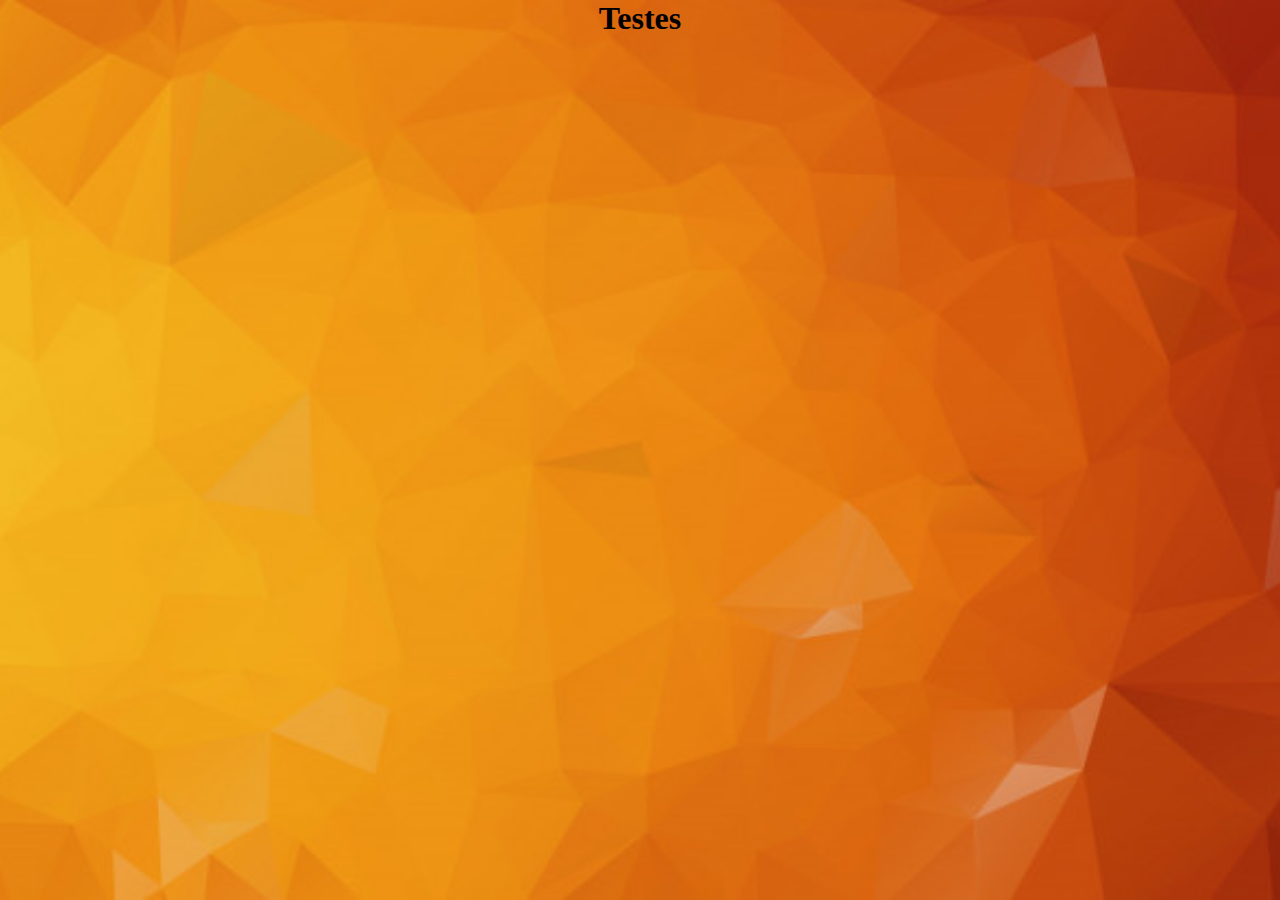
<file: testes/index.html>
<!DOCTYPE html>
<html lang="en">
  <head>
    <link rel="stylesheet" href="assets/stylesheet/style.css" />
    <link rel="icon" href="testes.ico" />
    <meta charset="UTF-8" />
    <title>Testes</title>
    <script src="assets/scripts/main.js"></script>
  </head>
  <body>
    <h1>Testes</h1>
  </body>
</html>
</file>
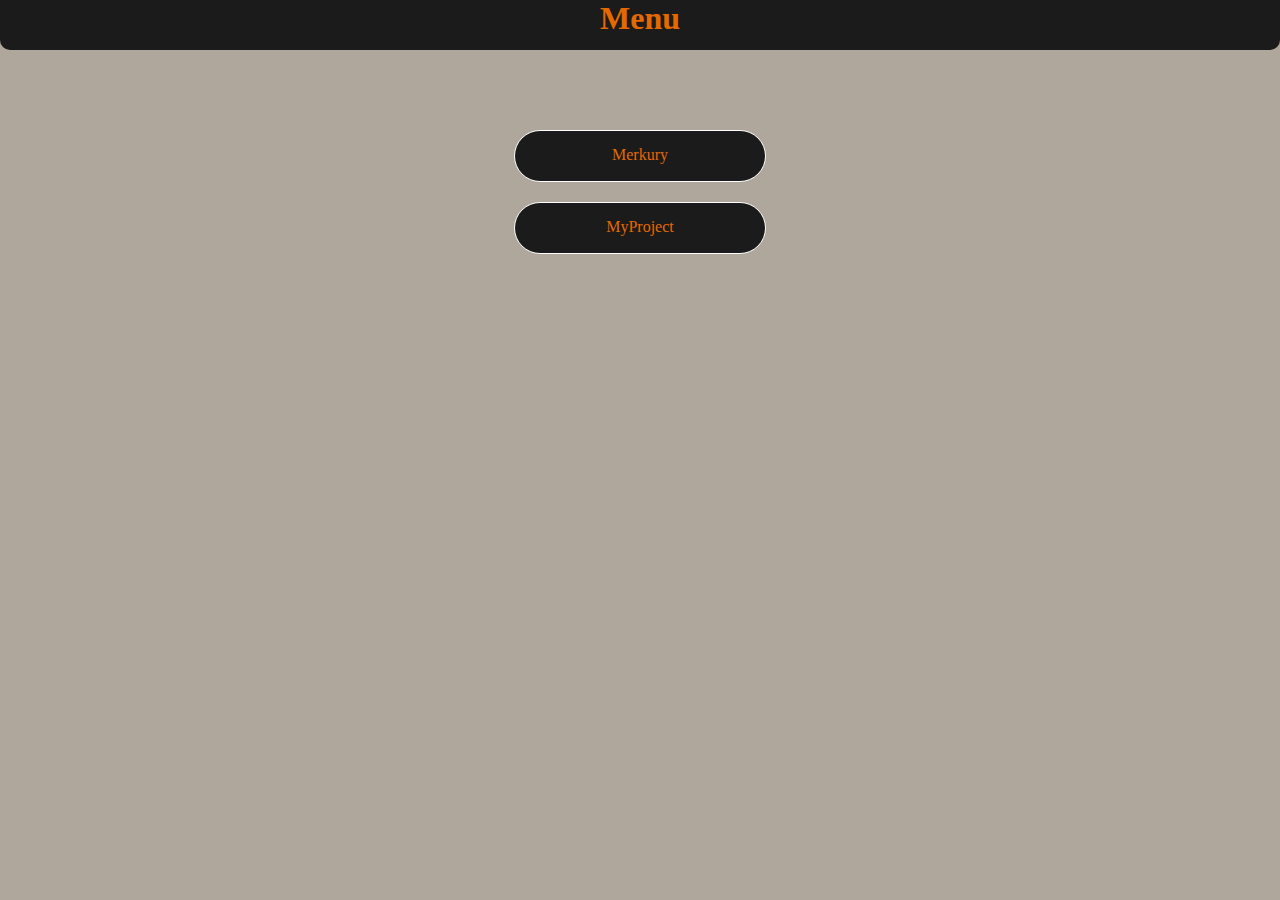
<file: menu.html>
<!DOCTYPE html>
<html lang="en">
<head>
	<link rel="icon" href="menu.ico">
	<meta charset="UTF-8">
	<title>Menu</title>
</head>
<body>
	<style>
		body{
			font-family: Comic Sans MS;
			background: #afa79b;
			padding: 0;
			margin: 0;
			width: 100%;
			height: 550px;
		}
		.menu {
			cursor: default;
			text-align: center;
			background: #1b1b1b;
			color: #e46900;
			height: 50px;
			border-radius: 0 0 10px 10px;
		}
		.menu h1 {
			padding: 0;
			margin: 0;
		}
		.container {
			margin: 0 auto;
			width: 80%;
		}
		ul {
			list-style-type: none;
			text-decoration: none;
			padding: 0;
			margin: 80px 0;
		}
		li {
			text-align: center;
			margin-bottom: 20px;
		}
		a {
			color: #e46900;
			border: 1px solid #fff;
			border-radius: 30px;
			text-decoration: none;
			line-height: 300%;
			background: #1b1b1b;
			margin: 0 auto;
			display: block;
			width: 250px;
			height: 50px;
		}
		a:hover {
			padding: 0 50px;
			color: #e46900;
			border: 1px solid #fff;
			border-radius: 30px;
			text-decoration: none;
			line-height: 300%;
			background: #1b1b1b;
			margin: 0 auto;
			display: block;
			width: 250px;
			height: 50px;
		}
	</style>
	<header>
		<div class="menu">
			<h1>Menu</h1>
		</div>
	</header>
	
	<section class="container">
		<ul>
			<li><a href="merkury/merkury.html">Merkury</a></li>
			<li><a href="my-project/my-project.html">MyProject</a></li>
		</ul>
	</section>
</body>
</html>
</file>
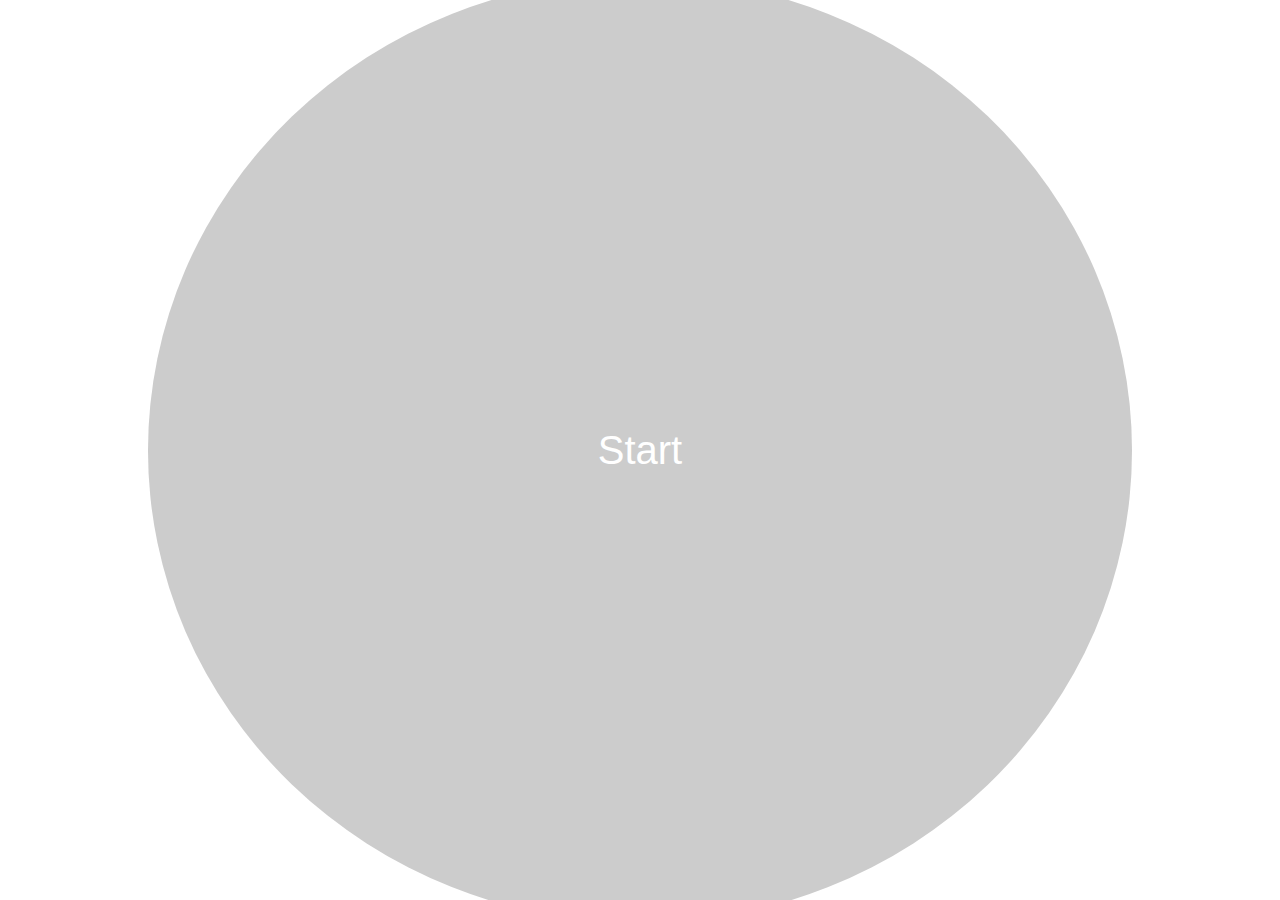
<file: start.html>
<!DOCTYPE html>
<html lang="en">
  <head>
    <meta charset="UTF-8" />
    <title>start</title>
  </head>
  <body>
    <style>
      html,
      body {
        margin: 0;
        padding: 0;
        width: 100%;
        height: 100%;
      }
      div {
        overflow: hidden;
        width: 100%;
        height: 100%;
        display: flex;
        flex-direction: column;
        justify-content: center;
        justify-items: center;
      }
      a {
        font-family: Comic Sans MS, sans-serif;
        font-size: 40px;
        text-decoration: none;
        margin: 0 auto;
        padding: 450px;
        background: #ccc;
        color: #fff;
        border-radius: 50%;
        transition: padding 0.5s, font-size 0.5s;
      }
      a:hover {
        font-family: Comic Sans MS, sans-serif;
        font-size: 50px;
        text-decoration: none;
        margin: 0 auto;
        padding: 550px;
        background: #ccc;
        color: #fff;
        border-radius: 50%;
      }
    </style>
    <div>
      <a href="menu/index.html">Start</a>
    </div>
  </body>
</html>
</file>
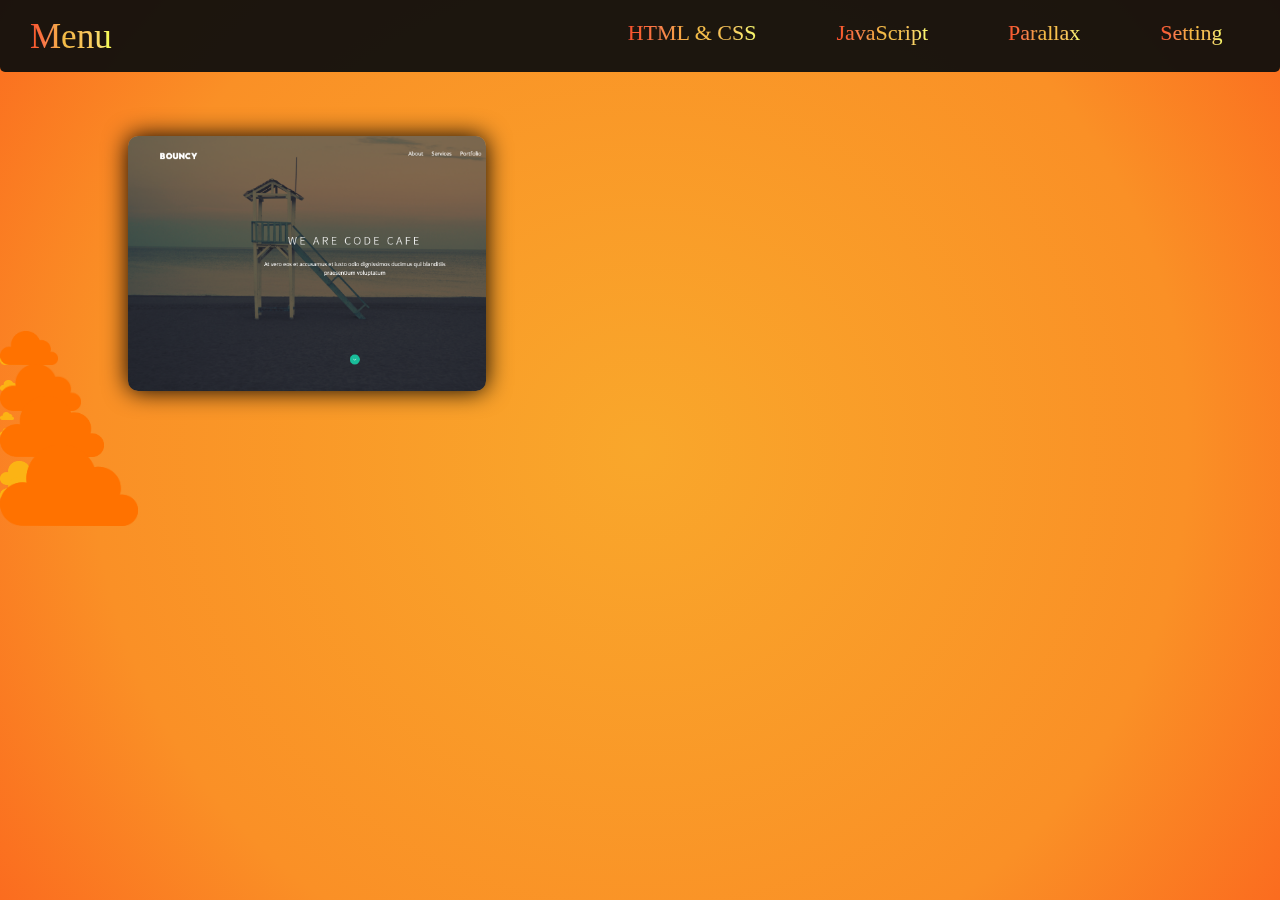
<file: html&css/html-css.html>
<!DOCTYPE html>
<html lang="en">
<head>
    <meta charset="UTF-8">
    <meta name="viewport" content="width=device-width, initial-scale=1.0">
    <title>Menu</title>
    <link rel="icon" href="menu.ico">
    <link rel="stylesheet" href="assets/stylesheets/html-css.css">
</head>
<body>
    <header class="header">
        <div class="header__row">
          <div class="header__home" href="#">Menu</div>
          <nav class="header__nav">
            <ul class="header__list">
              <li class="header__html-css"><a href="#">HTML & CSS</a></li>
              <li class="header__javaScript "><a href="#">JavaScript</a></li>
              <li class="header__paralax"><a href="#">Parallax</a></li>
              <li class ="header__setting"><a href="#">Setting</a></li>
            </ul>
          </nav>
        </div>
      </header>
      <main class="main">
        <article class="main__container">
          <section class="bouncy">
            <a href="project/bouncy/bouncy.html">
              <div class="bouncy__meta">
                <span class="bouncy-title">Bouncy</span>
                <span class="bouncy-subtitle">redacted by <time>04.05.2020</time></span>
              </div>
            </a>
          </section>
        </article>
      </main>
      <div id="Clouds">
        <div class="Cloud Foreground"></div>
        <div class="Cloud Background"></div>
        <div class="Cloud Foreground"></div>
        <div class="Cloud Background"></div>
        <div class="Cloud Foreground"></div>
        <div class="Cloud Background"></div>
        <div class="Cloud Background"></div>
        <div class="Cloud Foreground"></div>
        <div class="Cloud Background"></div>
        <div class="Cloud Background"></div>
      <!--  <svg viewBox="0 0 40 24" class="Cloud"><use xlink:href="#Cloud"></use></svg>-->
      </div>
      <svg version="1.1" id="Layer_1" xmlns="http://www.w3.org/2000/svg" xmlns:xlink="http://www.w3.org/1999/xlink" x="0px" y="0px"
         width="40px" height="24px" viewBox="0 0 40 24" enable- xml:space="preserve">
        <defs>
          <path id="Cloud" d="M33.85,14.388c-0.176,0-0.343,0.034-0.513,0.054c0.184-0.587,0.279-1.208,0.279-1.853c0-3.463-2.809-6.271-6.272-6.271
        c-0.38,0-0.752,0.039-1.113,0.104C24.874,2.677,21.293,0,17.083,0c-5.379,0-9.739,4.361-9.739,9.738
        c0,0.418,0.035,0.826,0.084,1.229c-0.375-0.069-0.761-0.11-1.155-0.11C2.811,10.856,0,13.665,0,17.126
        c0,3.467,2.811,6.275,6.272,6.275c0.214,0,27.156,0.109,27.577,0.109c2.519,0,4.56-2.043,4.56-4.562
        C38.409,16.43,36.368,14.388,33.85,14.388z"/>
        </defs>
      </svg>
</body>
</html>
</file>
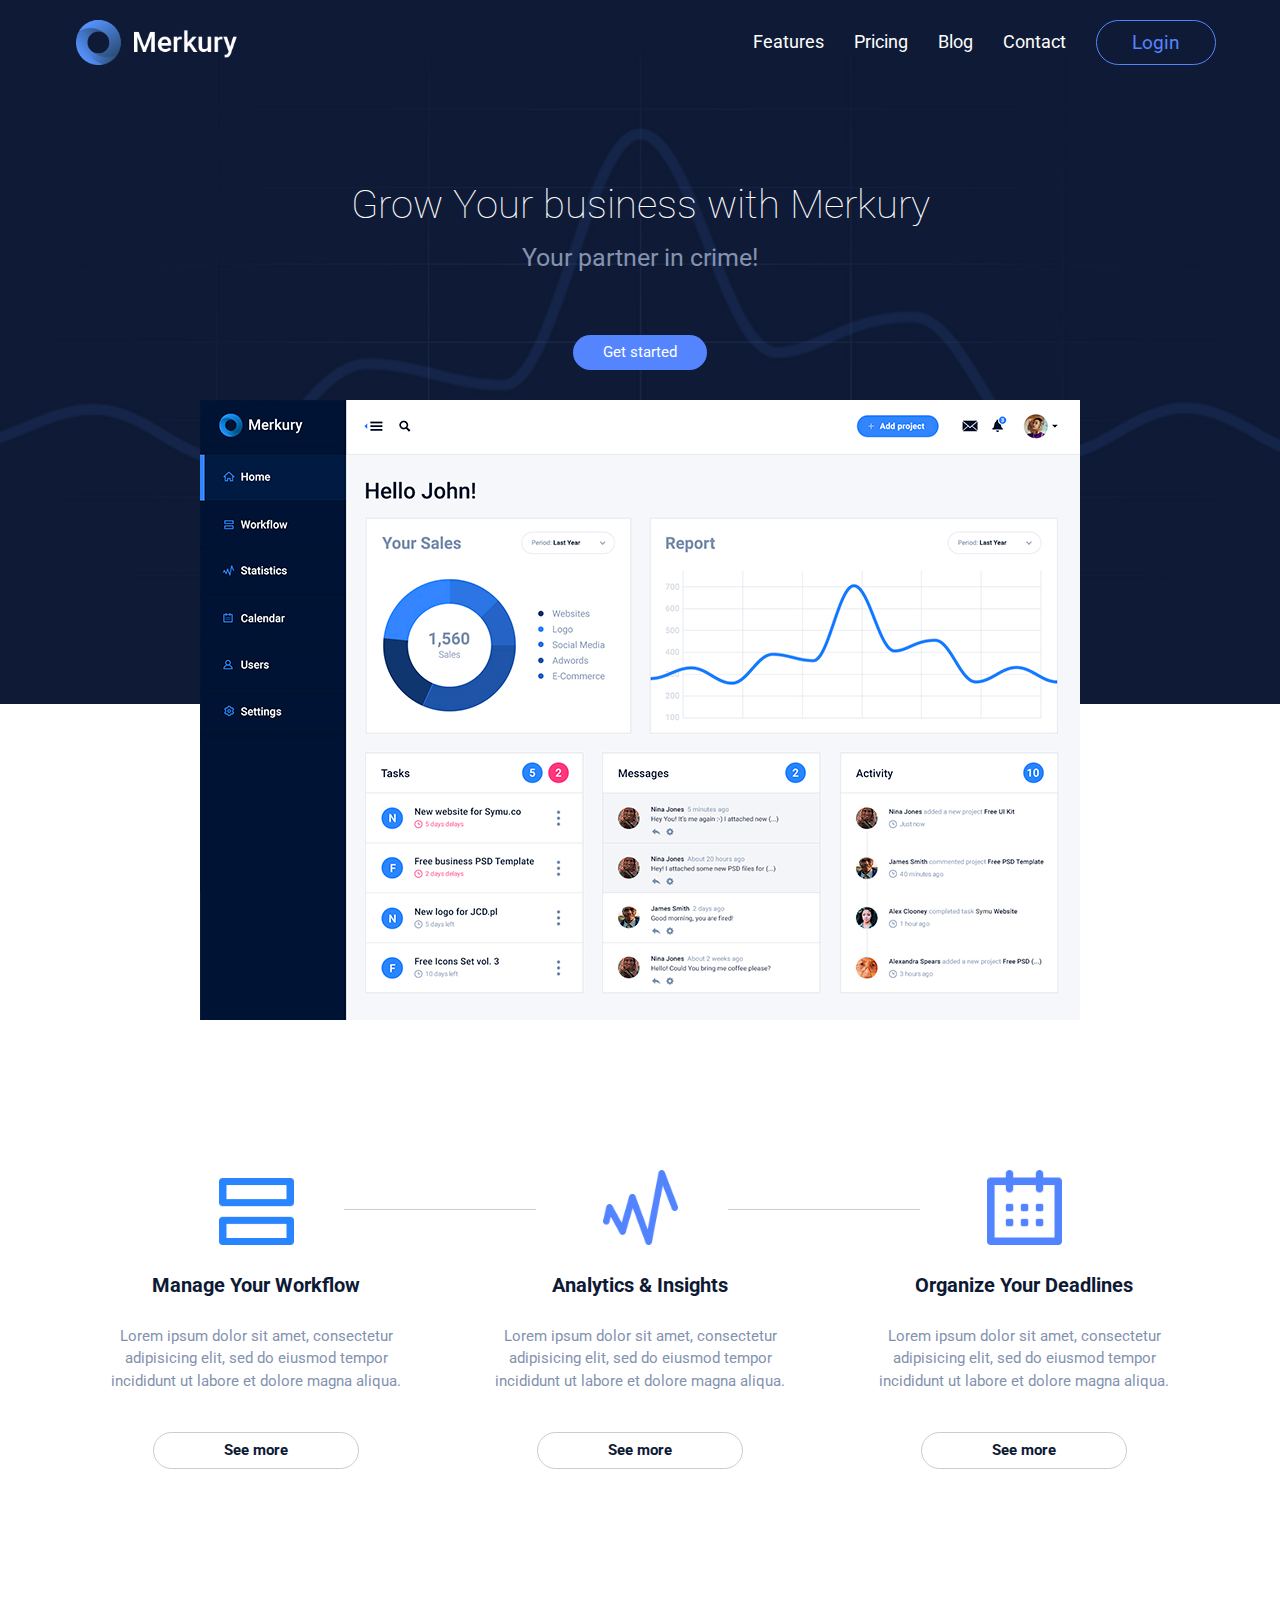
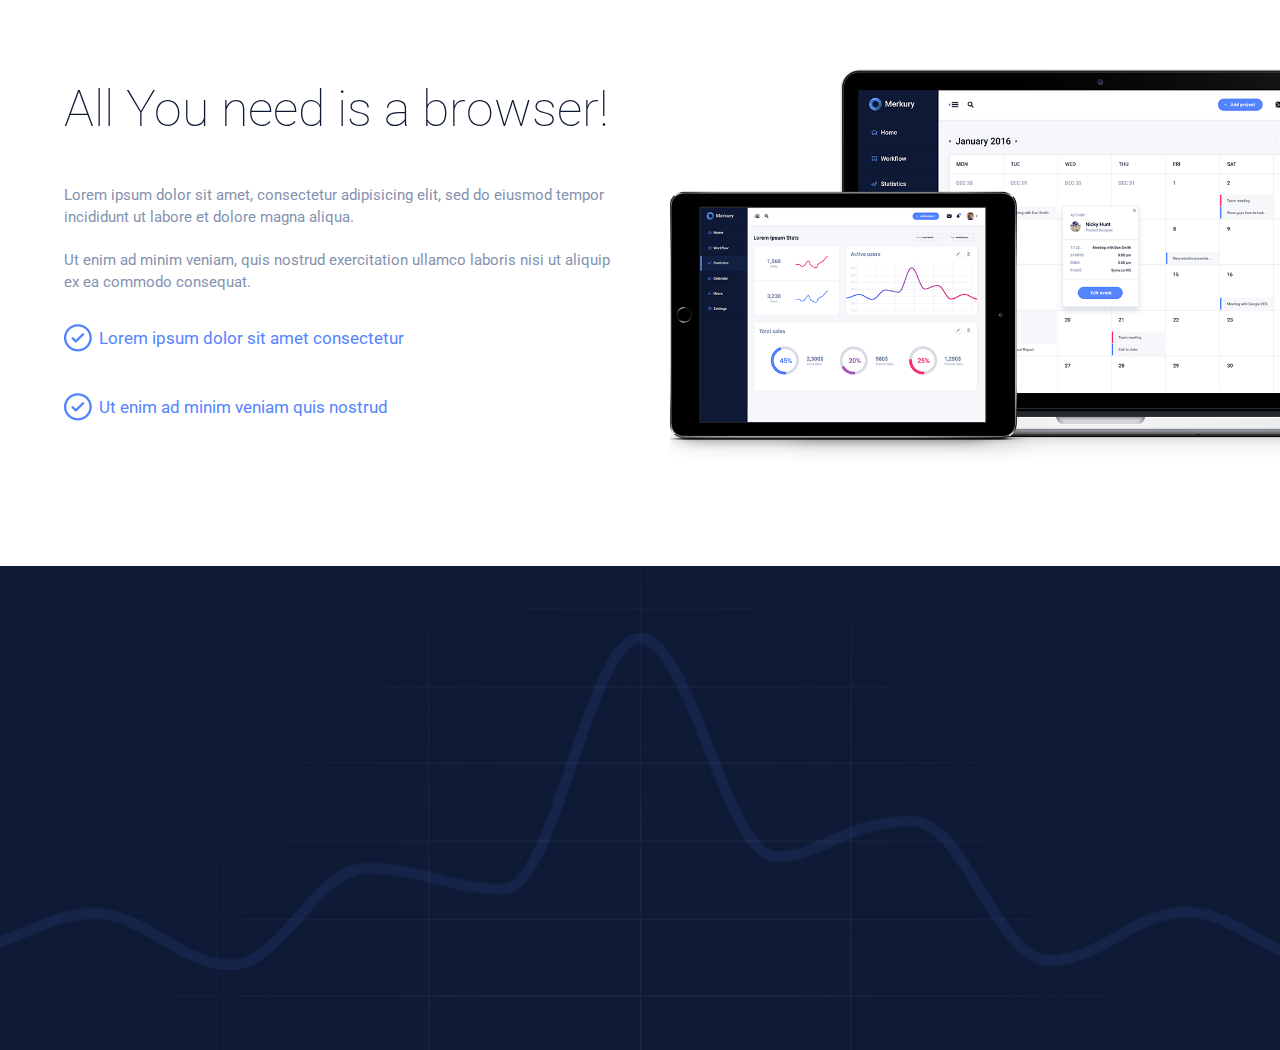
<file: merkury/merkury.html>
<!DOCTYPE html>
<html lang="en">
<head>
	<meta charset="UTF-8">
	<link rel="stylesheet" href="assets/stylesheet/style.css">
	<link href="https://fonts.googleapis.com/css?family=Roboto:100,400,500,700&display=swap" rel="stylesheet">
	<link rel="icon" href="Logo.ico">
	<title>Merkury</title>
</head>
<body>
	<div class="wrapper">
		<header class="header">
			<img class="header__bk" src="assets/img/header__bk.jpg" alt="bk">
			<div class="container">
				<div class="header__row">
					<img class="header__logo" src="assets/img/Logo.png">
					<nav class="header__nav">
						<ul>
							<li><a href="#">Features</a></li>
							<li><a href="#">Pricing</a></li>
							<li><a href="#">Blog</a></li>
							<li><a href="#">Contact</a></li>
							<li><a href="#" class="header__login">Login</a></li>
						</ul>
					</nav>
				</div>
			</div>
		</header>
		<div class="content">
			<div class="getstarted">
				<div class="container">
					<div class="getstarted__row">
						<div class="getstarted__title">
							<h1>Grow Your business with Merkury</h1>
						</div>
						<div class="getstarted__subtitle">
							<h3>Your partner in crime!</h3>
						</div>
						<a href="#" class="getstarted__btn">Get started</a>
						<img class="getstarted__home" src="assets/img/header__home.png" alt="home">
					</div>
				</div>
			</div>
			<div class="see-more">
				<div class="container">
					<div class="see-more__row">
						<div class="see-more__column">
							<span class="see-more_linear"><img class="see-more__column_img" src="assets/img/see-more-1.png" alt=""></span>
							<div class="see-more__column_title">Manage Your Workflow</div>
							<div class="see-more__column_subtitle">Lorem ipsum dolor sit amet, consectetur adipisicing elit, sed do eiusmod tempor incididunt ut labore et dolore magna aliqua.</div>
							<a class="see-more__column_btn" href="#">See more</a>
						</div>
						<div class="see-more__column">
							<span class="see-more_linear"><img class="see-more__column_img" src="assets/img/see-more-2.png" alt=""></span>
							<div class="see-more__column_title">Analytics & Insights</div>
							<div class="see-more__column_subtitle">Lorem ipsum dolor sit amet, consectetur adipisicing elit, sed do eiusmod tempor incididunt ut labore et dolore magna aliqua.</div>
							<a class="see-more__column_btn" href="#">See more</a>
						</div>
						<div class="see-more__column">
							<img class="see-more__column_img" src="assets/img/see-more-3.png" alt="">
							<div class="see-more__column_title">Organize Your Deadlines</div>
							<div class="see-more__column_subtitle">Lorem ipsum dolor sit amet, consectetur adipisicing elit, sed do eiusmod tempor incididunt ut labore et dolore magna aliqua.</div>
							<a class="see-more__column_btn" href="#">See more</a>
						</div>
					</div>
				</div>
			</div>
			<div class="all-browser">
				<div class="container">
					<div class="all-browser__row">
						<div class="all-browser__column">
							<div class="all-browser__title">
								All You need is a browser!
							</div>
							<div class="all-browser__subtitle">
								<p>Lorem ipsum dolor sit amet, consectetur adipisicing elit, sed do eiusmod tempor incididunt ut labore et dolore magna aliqua.</p>
								<p>Ut enim ad minim veniam, quis nostrud exercitation ullamco laboris nisi ut aliquip ex ea commodo consequat.</p>
							</div>
							<div class="all-browser__checked-text">
								<span class="all-browser__checked"></span>Lorem ipsum dolor sit amet consectetur
							</div>
							<div class="all-browser__checked-text">
								<span class="all-browser__checked"></span>
								Ut enim ad minim veniam quis nostrud
							</div>
						</div>
						<div class="all-browser__column">
							<img class="all-browser__img-platform" src="assets/img/all-browser__platform.png" alt="">
						</div>
					</div>
				</div>
			</div>
			<div class="drag-drop">
				<img class="drag-drop-bg" src="assets/img/drag-drop_-bg.jpg" alt="bg">
				<div class="container">
					<div class="drag-drop__row">
						<div class="drag-drop__column drag-drop_in-progres">
							<div class="in-progres_title">
								
							</div>
						</div> 
						<div class="drag-drop__column drag-drop_complated">
							<div class="complated_title">
								
							</div>
						</div>
						<div class="drag-drop__column drag&drop">
							<div class="drag&drop_title">
								
							</div>
						</div>
					</div>
				</div>
			</div>	
		</div>		
	</div>		
</body>
</html>
</file>
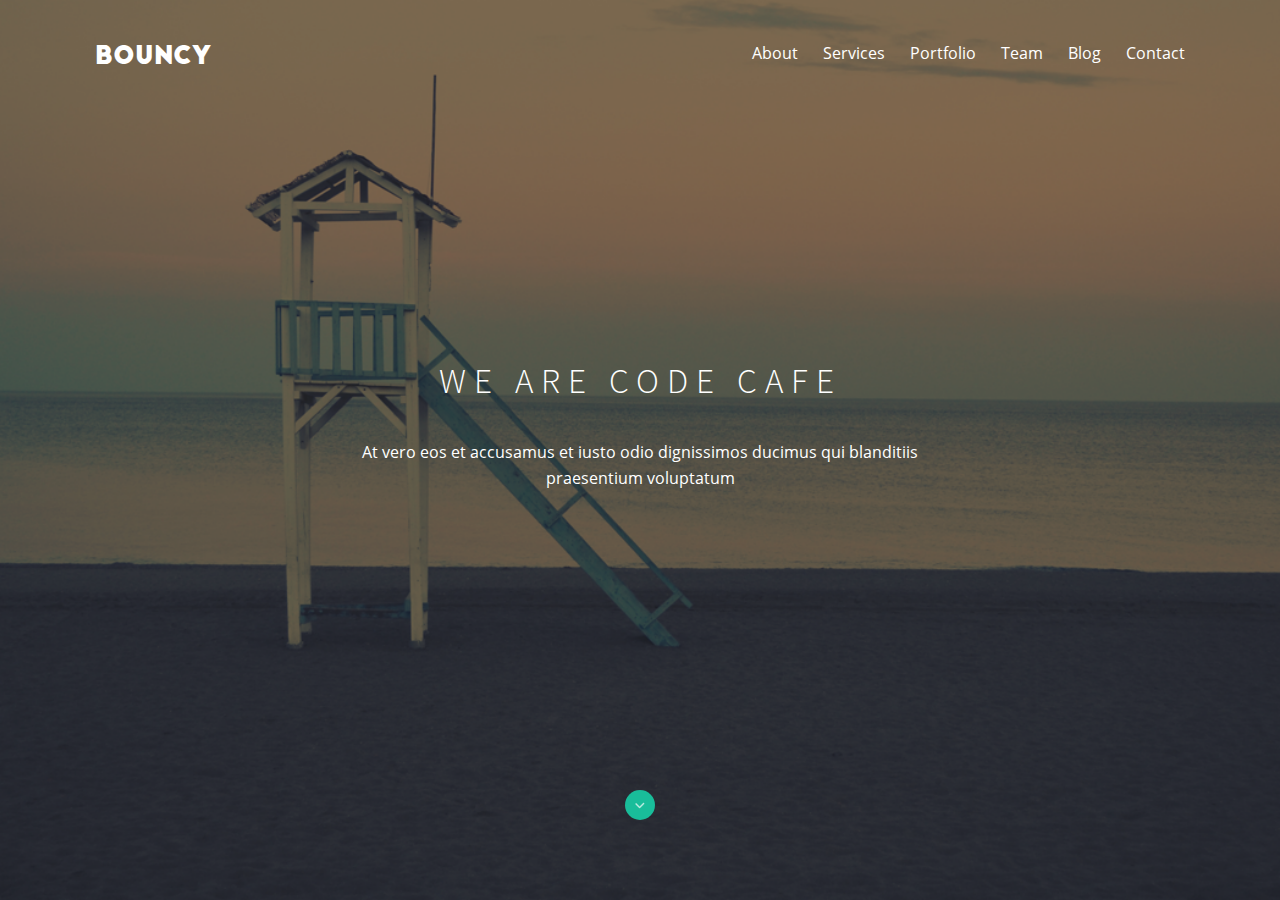
<file: html&css/bouncy/bouncy.html>
<!DOCTYPE html>
<html lang="en">
<head>
    <meta charset="UTF-8">
    <meta name="viewport" content="width=device-width, initial-scale=1.0">
    <link rel="stylesheet" href="assets/stylesheets/main.css">
    <title>Bouncy</title>
</head>
<body>
    <div class="main-screen">
        <header class="main-screen__header">
            <div class="header__container">
                <div class="header__logo">
                    <h1>BOUNCY</h1>
                </div>
                <nav>
                    <ul class="header__nav">
                        <li><a href="#">About</a></li>
                        <li><a href="#">Services</a></li>
                        <li><a href="#">Portfolio</a></li>
                        <li><a href="#">Team</a></li>
                        <li><a href="#">Blog</a></li>
                        <li><a href="#">Contact</a></li>
                    </ul>
                </nav>
            </div>
        </header>
        <div class="main-screen__code-cafe">
            <h3 class="main-screen__code-cafe__title">WE ARE CODE CAFE</h3>
            <p class="main-screen__code-cafe__subtitle">At vero eos et accusamus et iusto odio dignissimos ducimus qui blanditiis <div class="main-screen__code-cafe__subtitle">praesentium voluptatum</div></p>
        </div>
        <div class="main-screen__arrow-bottom">
            <a href="#"><img src="assets/img/arrow-bottom.png" alt="arr"></a>
        </div>
    </div>
</body>
</html>
</file>
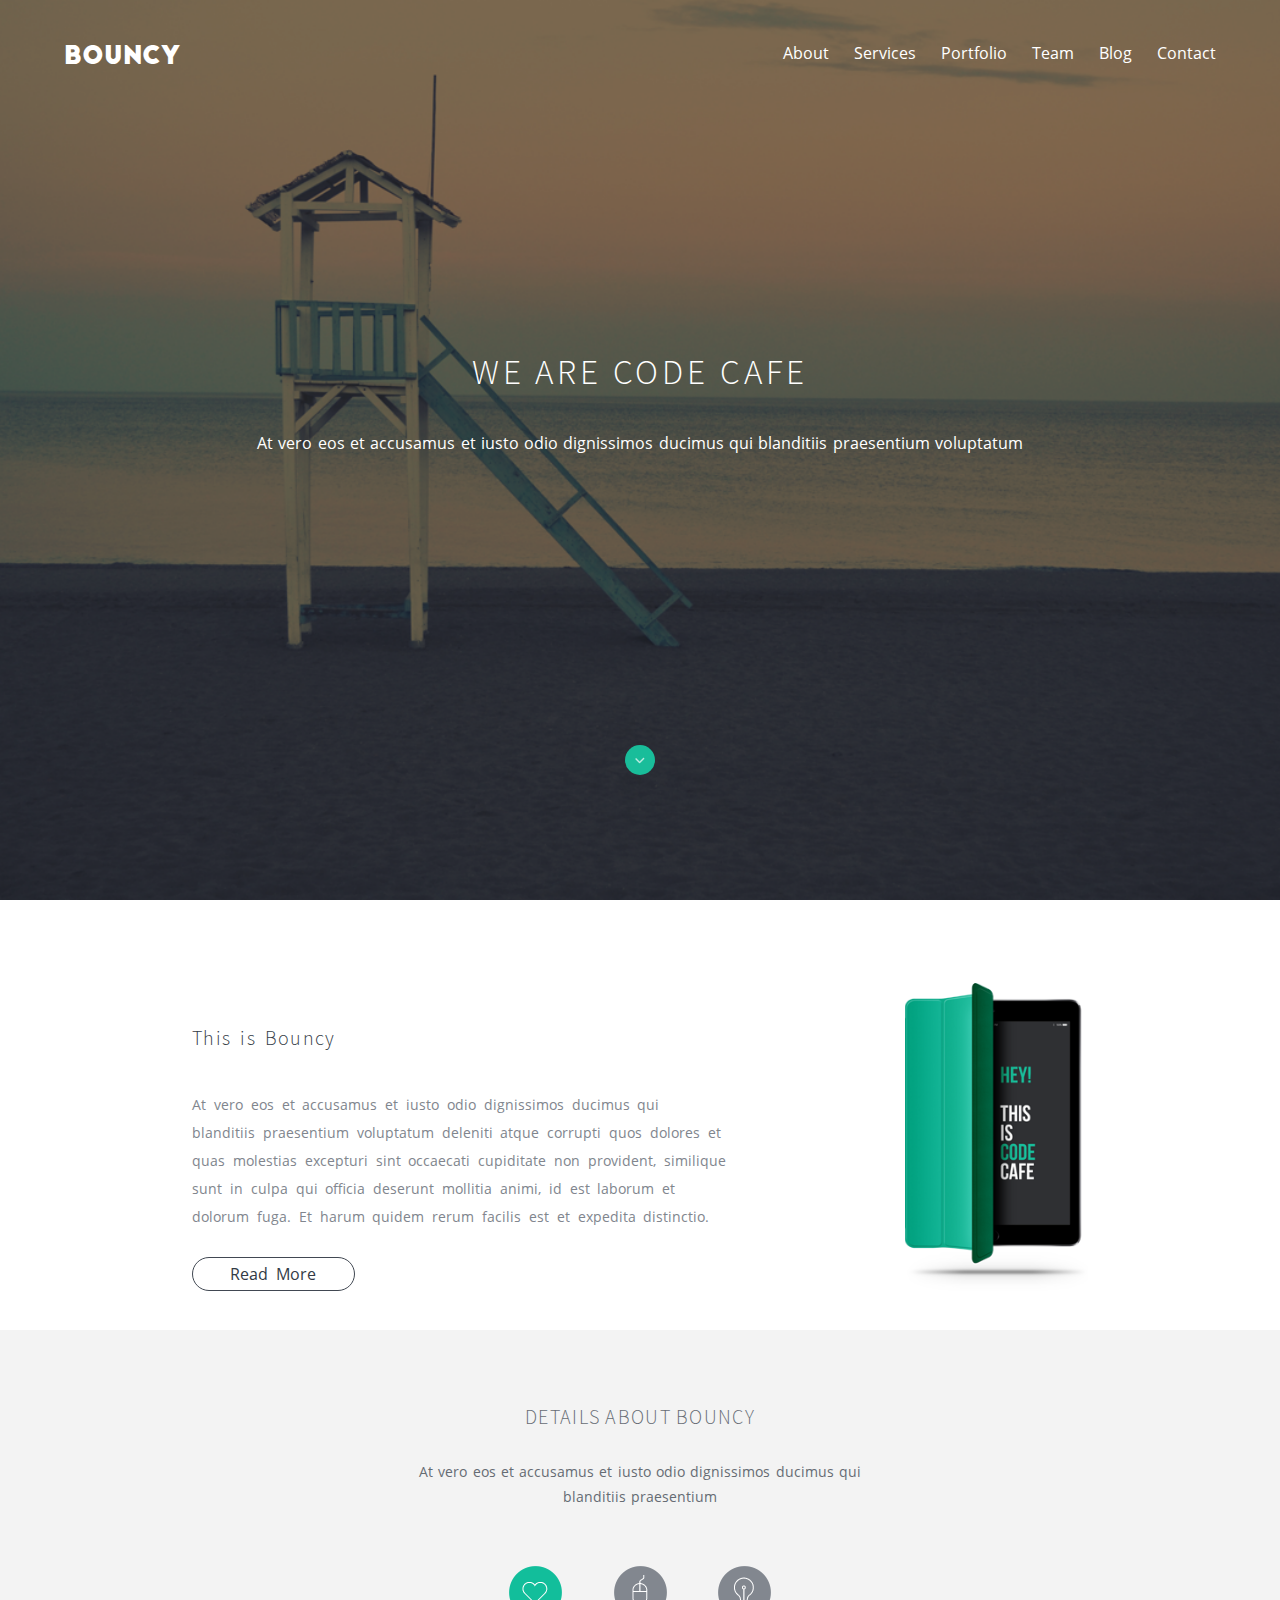
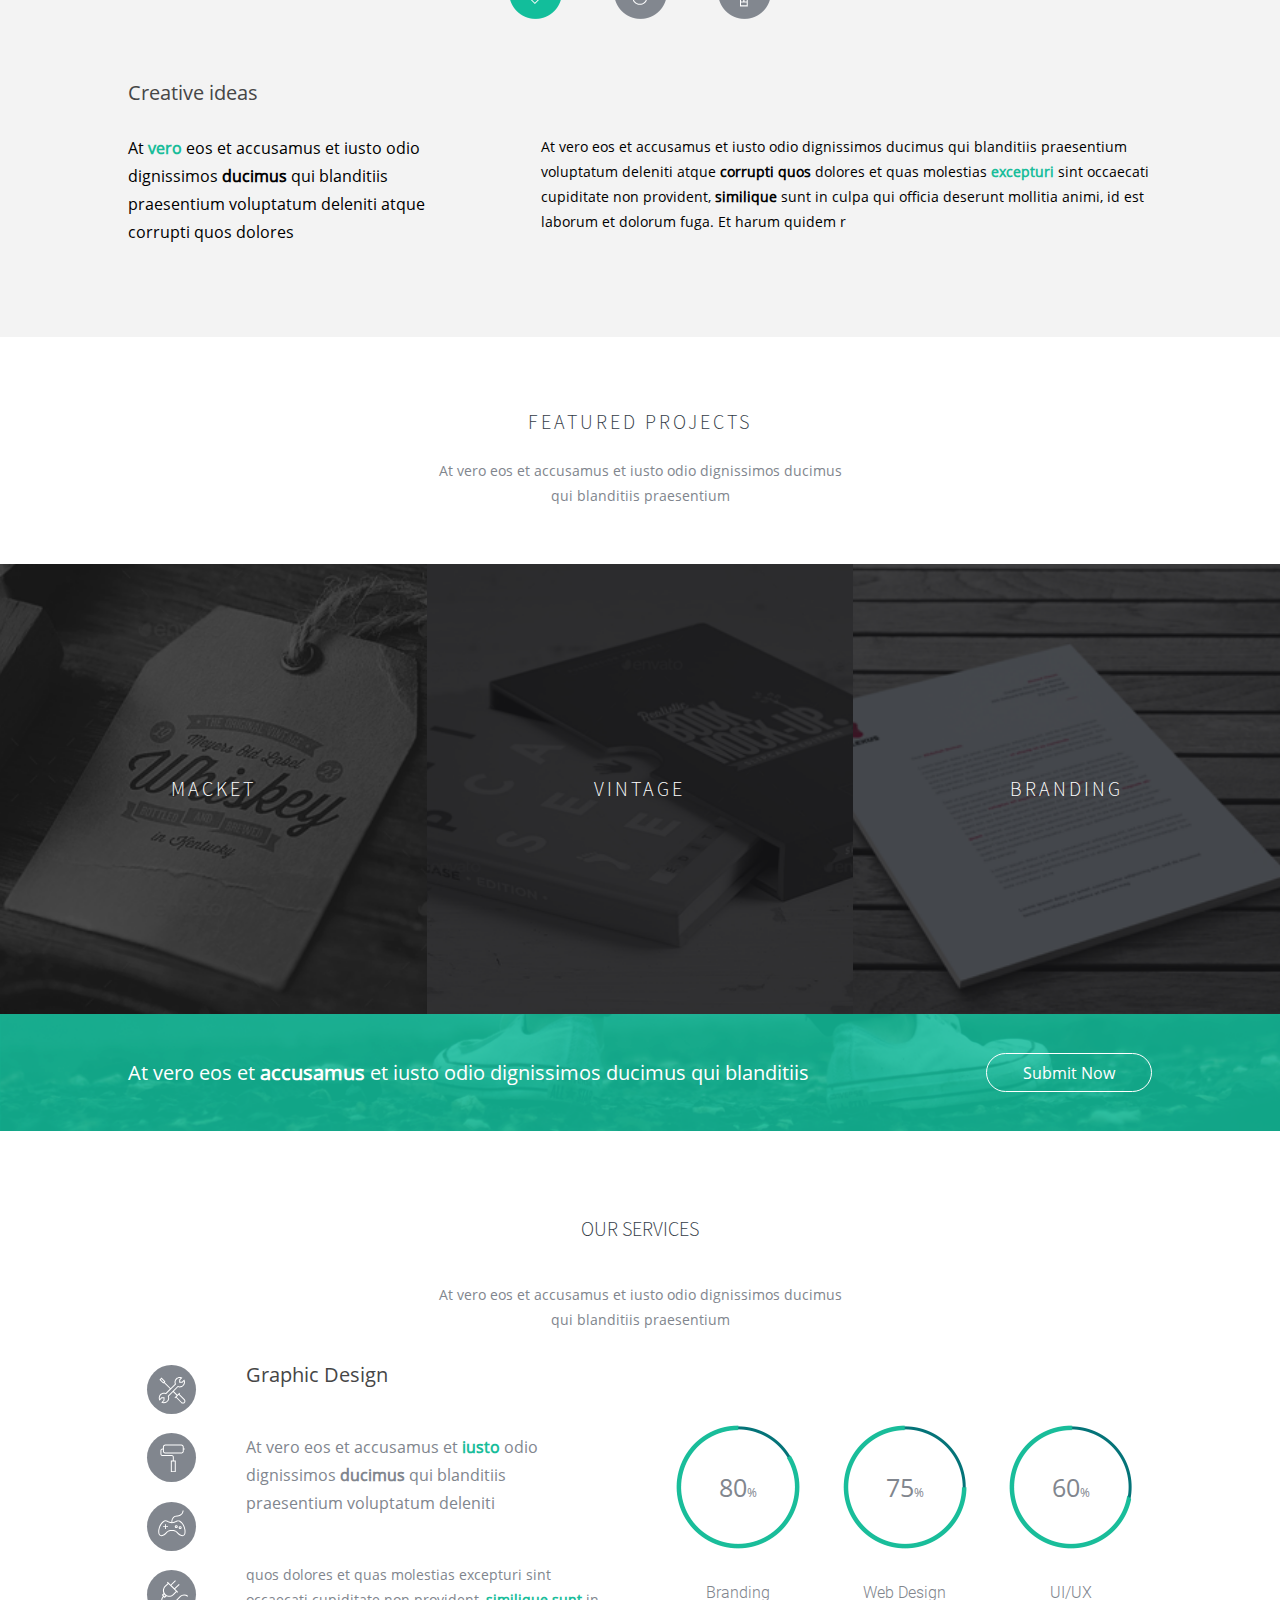
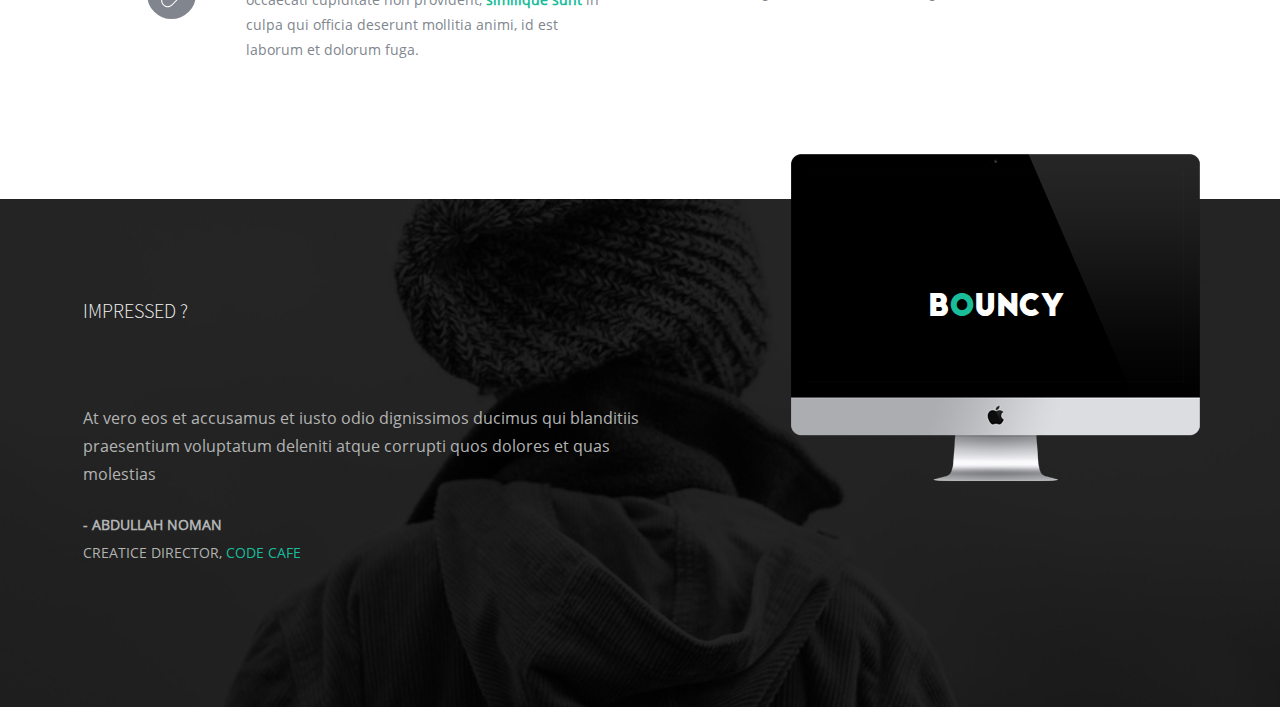
<file: html&css/project/bouncy/bouncy.html>
<!DOCTYPE html>
<html lang="en">
<head>
    <meta charset="UTF-8">
    <link rel="icon" href="logo__bouncy.png">
    <meta name="viewport" content="width=device-width, initial-scale=1.0">
    <link rel="stylesheet" href="assets/stylesheets/bouncy.css">
    <title>Bouncy</title>
</head>
<body>
    <div class="main-screen">
        <header class="main-screen__header">
            <div class="header__container">
                <div class="header__logo">
                    <h1>bouncy</h1>
                </div>
                <nav>
                    <ul class="header__nav">
                        <li><a href="#">About</a></li>
                        <li><a href="#">Services</a></li>
                        <li><a href="#">Portfolio</a></li>
                        <li><a href="#">Team</a></li>
                        <li><a href="#">Blog</a></li>
                        <li><a href="#">Contact</a></li>
                    </ul>
                </nav>
            </div>
        </header>
        <div class="main-screen__code-cafe">
            <h2 class="main-screen__code-cafe__title">We Are Code Cafe</h2>
            <p class="main-screen__code-cafe__subtitle">At vero eos et accusamus et iusto odio dignissimos ducimus qui blanditiis praesentium voluptatum</p>
        </div>
        <div class="main-screen__arrow-bottom">
            <a href="#arrow-bottom"><img src="assets/img/arrow-bottom.png" alt="arr"></a>
        </div>
    </div>
    <div id="arrow-bottom" class="this-is-bouncy">
        <div class="this-is-bouncy__container">
            <div class="this-is-bouncy__wrap-column this-is-bouncy__text">
                <h2 class="this-is-bouncy__title">
                    This is Bouncy
                </h2>
                <p class="this-is-bouncy__subtitle">
                    At vero eos et accusamus et iusto odio dignissimos ducimus qui blanditiis praesentium voluptatum deleniti atque corrupti quos dolores et quas molestias excepturi sint occaecati cupiditate non provident, similique sunt in culpa qui officia deserunt mollitia animi, id est laborum et dolorum fuga. Et harum quidem rerum facilis est et expedita distinctio.
                </p>
                <a href="#" class="this-is-bouncy__button-readMore">Read More</a>
            </div>
            <div>
                <img class="this-is-bouncy__wrap-column this-is-bouncy__phone" src="assets/img/phone-codecafe.png" alt="phone-codecafe">
            </div>
        </div>
    </div>
    <div class="details-about-bouncy">
        <h2 class="details-about-bouncy__title">
            details about bouncy
        </h2>
        <p class="details-about-bouncy__subtitle">
            At vero eos et accusamus et iusto odio dignissimos ducimus qui blanditiis praesentium
        </p>
        <ul class="details-about-bouncy__img-icon">
            <li><img src="assets/img/details-about-bouncy__heart.png" alt="heart"></li>
            <li><img src="assets/img/details-about-bouncy__mouse.png" alt="mouse"></li>
            <li><img src="assets/img/details-about-bouncy__light-bulb.png" alt="light-bulb"></li>
        </ul>
        <div class="creative-ideas">
            <div class="creative-ideas__container">
                <h2 class="creative-ideas__title">
                Creative ideas
                </h2>
                <div class="creative-ideas__wrap">
                    <p class="creative-ideas__subtitle">
                    At <span class="color-blue-bold">vero</span> eos et accusamus et iusto odio dignissimos <span class="font-bold">ducimus</span> qui blanditiis praesentium voluptatum deleniti atque corrupti quos dolores 
                    </p>
                    <p class="creative-ideas__txt">
                    At vero eos et accusamus et iusto odio dignissimos ducimus qui blanditiis praesentium voluptatum deleniti atque <span class="font-bold">corrupti quos</span> dolores et quas molestias <span class="color-blue-bold">excepturi</span> sint occaecati cupiditate non provident, <span class="font-bold">similique</span> sunt in culpa qui officia deserunt mollitia animi, id est laborum et dolorum fuga. Et harum quidem r
                    </p>
                </div>
            </div>
        </div>
    </div>
    <div class="featured-projects">
        <div class="featured-projects__container">
            <h2 class="featured-projects__title">
                featured projects
            </h2>
            <p class="featured-projects__subtitle">
            At vero eos et accusamus et iusto odio dignissimos ducimus qui blanditiis praesentium
            </p>
        </div>
        <div class="featured-projects__images">
            <div class="featured-projects__images-contain-first featured-projects__images-contain">
                <div class="images-macket__txt">MACKET</div>
            </div>
            <div class="featured-projects__images-contain-second featured-projects__images-contain">
                <div class="images-macket__txt">VINTAGE</div>
            </div>
             <div class="featured-projects__images-contain-third featured-projects__images-contain">
                <div class="images-macket__txt">BRANDING</div>
            </div>
        </div>
        <div class="featured-projects__submit">
            <div class="featured-projects__submit-conainer">
                <div class="featured-projects__submit-txt">
                At vero eos et <span class="font-bold">accusamus</span> et iusto odio dignissimos ducimus qui blanditiis 
                </div>
                <a class="featured-projects__submit-button" href="#">Submit Now</a>
            </div>
        </div>
    </div>
    <div class="our-services">
        <h2 class="our-services__title">
            Our Services
        </h2>
        <p class="our-services-subtitle">
            At vero eos et accusamus et iusto odio dignissimos ducimus qui blanditiis praesentium
        </p>
        <div class="our-services__wrapper">
            <ul class="our-services__img">
                <li><img src="assets/img/our-services__img-tools.svg" alt="tools"></li>
                <li><img src="assets/img/our-services__img-paint.svg" alt="plug"></li>
                <li><img class="our-services__img-joy" src="assets/img/our-services__img-joy.svg" alt="joy"></li>
                <li><img class="our-services__img-plug" src="assets/img/our-services__img-plug.svg" alt="plug"></li>
            </ul>
            <div class="our-services__graphic-design">
                <div class="graphic-design__title">
                    Graphic Design
                </div>
                <div class="graphic-design__subtitle">
                    At vero eos et accusamus et <span class="color-blue-bold">iusto</span> odio dignissimos <span class="font-bold">ducimus</span> qui blanditiis praesentium voluptatum deleniti
                </div>
                <div class="graphic-design__txt">
                    quos dolores et quas molestias excepturi sint occaecati cupiditate non provident, <span class="color-blue-bold">similique sunt</span> in culpa qui officia deserunt mollitia animi, id est laborum et dolorum fuga. 
                </div>
            </div>
            <ul class="our-services__circle">
                <li class="our-services__circle-column">
                    <div class="circle-column__wrapper">
                        <img class="graphic-design__circle-percent" src="assets/img/graphic-design__circle-persent-1.png" alt="1">
                        <div class="circle-percent__txt">
                            80<span class="fz-14">%</span>
                        </div>
                    </div>
                    <div class="our-services__circle-meta">
                        Branding
                    </div>
                </li>
                <li class="our-services__circle-column">
                    <div class="circle-column__wrapper">
                        <img class="graphic-design__circle-percent" src="assets/img/graphic-design__circle-persent-2.png" alt="1">
                        <div class="circle-percent__txt">
                            75<span class="fz-14">%</span>
                        </div>
                    </div>
                    <div class="our-services__circle-meta">
                        Web Design
                    </div>
                </li>
                <li class="our-services__circle-column">
                    <div class="circle-column__wrapper">
                        <img class="graphic-design__circle-percent" src="assets/img/graphic-design__circle-persent-3.png" alt="1">
                        <div class="circle-percent__txt">
                            60<span class="fz-14">%</span>
                        </div>
                    </div>
                    <div class="our-services__circle-meta">
                        UI/UX
                    </div>
                </li>
            </ul>
        </div>
    </div>
    <div class="impressed">
        <div class="impressed-container">
            <div class="impressed-column">
                <h1 class="impressed-title">
                    Impressed ?
                </h1>
                <p class="impressed-subtitle">
                    At vero eos et accusamus et iusto odio dignissimos ducimus qui blanditiis praesentium voluptatum deleniti atque corrupti quos dolores et quas molestias
                </p>
                <div class="impressed-meta">
                    <p class="impressed-noman">
                    - Abdullah Noman
                    </p>
                    <p class="impressed-creative-director">
                    Creatice Director, <span class="color-blue">Code Cafe</span>
                    </p>
                </div>
            </div>
            <div class="impressed-column impressed-pc-wrap">
                <img class="impressed-pc" src="assets/img/impressed-pc.png" alt="pc">
                <p class="impressed-pc-txt">
                    b<span class="color-blue">o</span>uncy
                </p>
            </div>
        </div>
    </div>
</body>
</html>
</file>
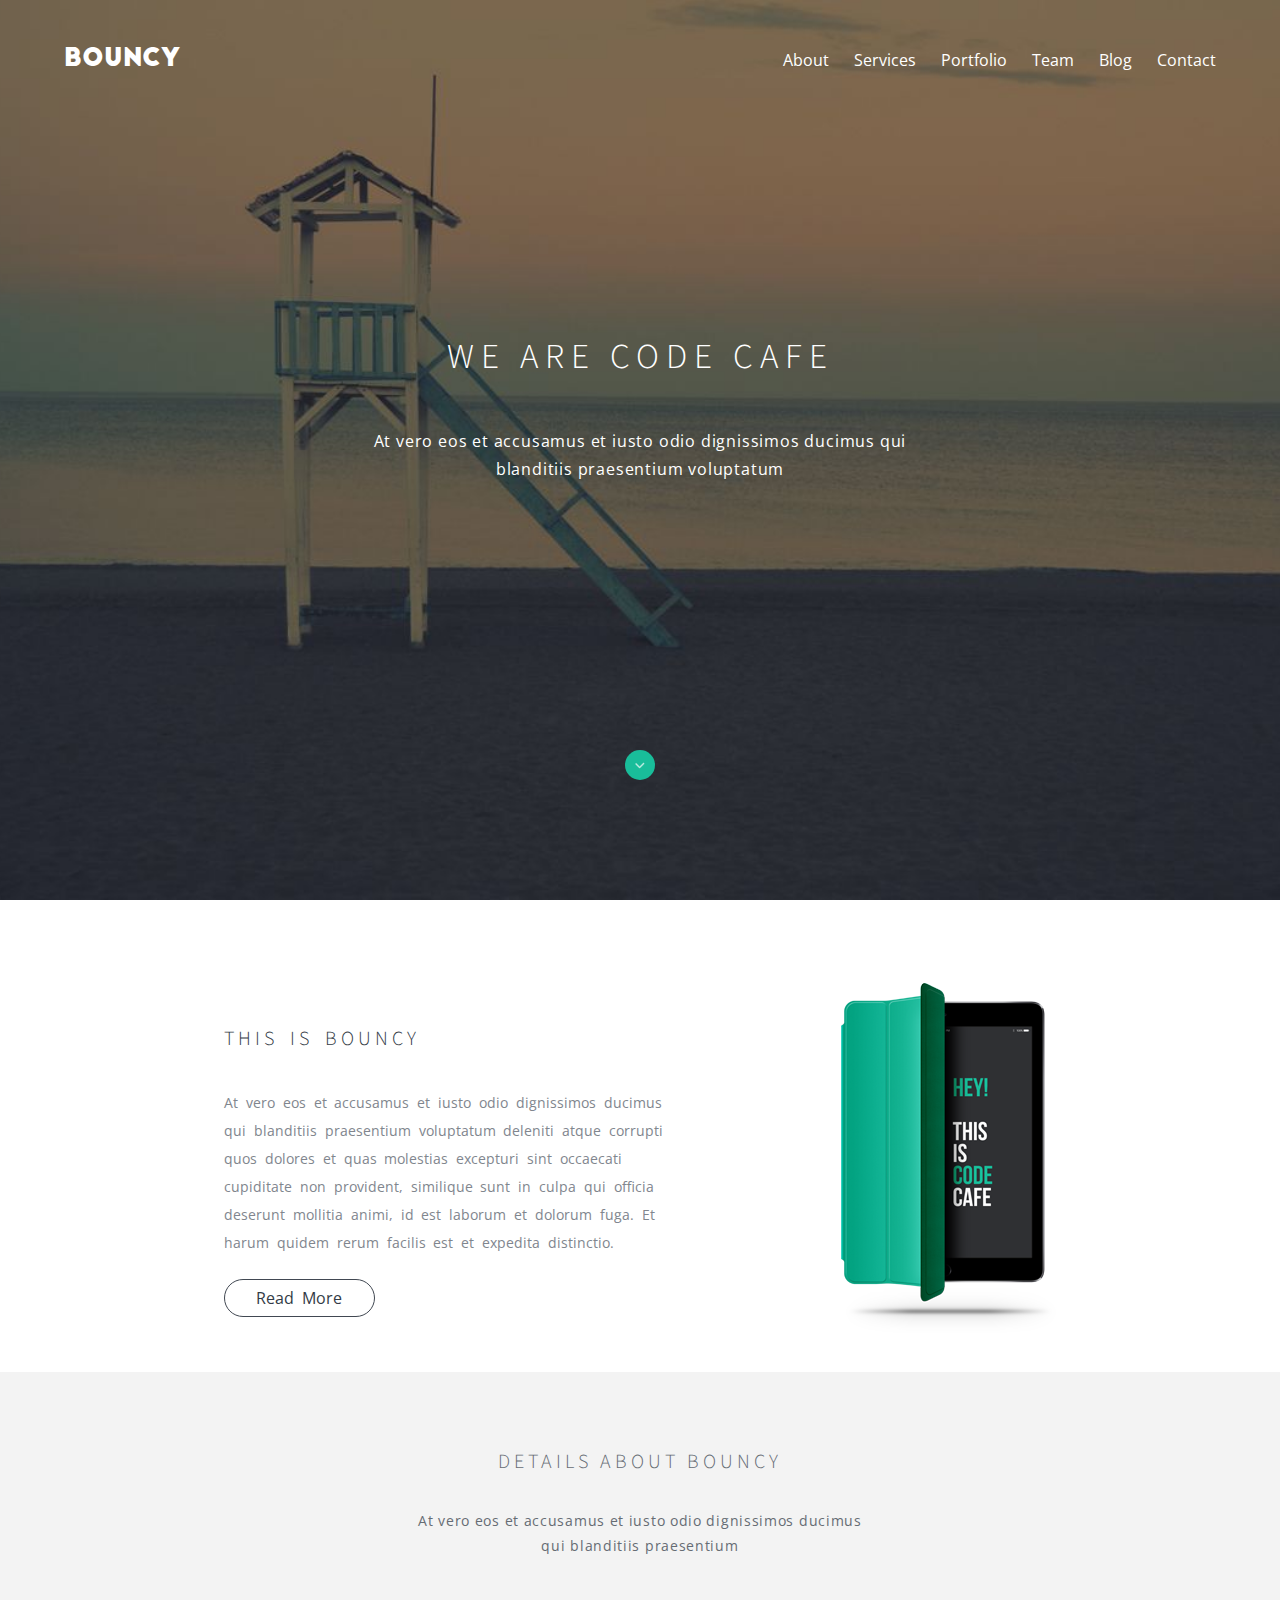
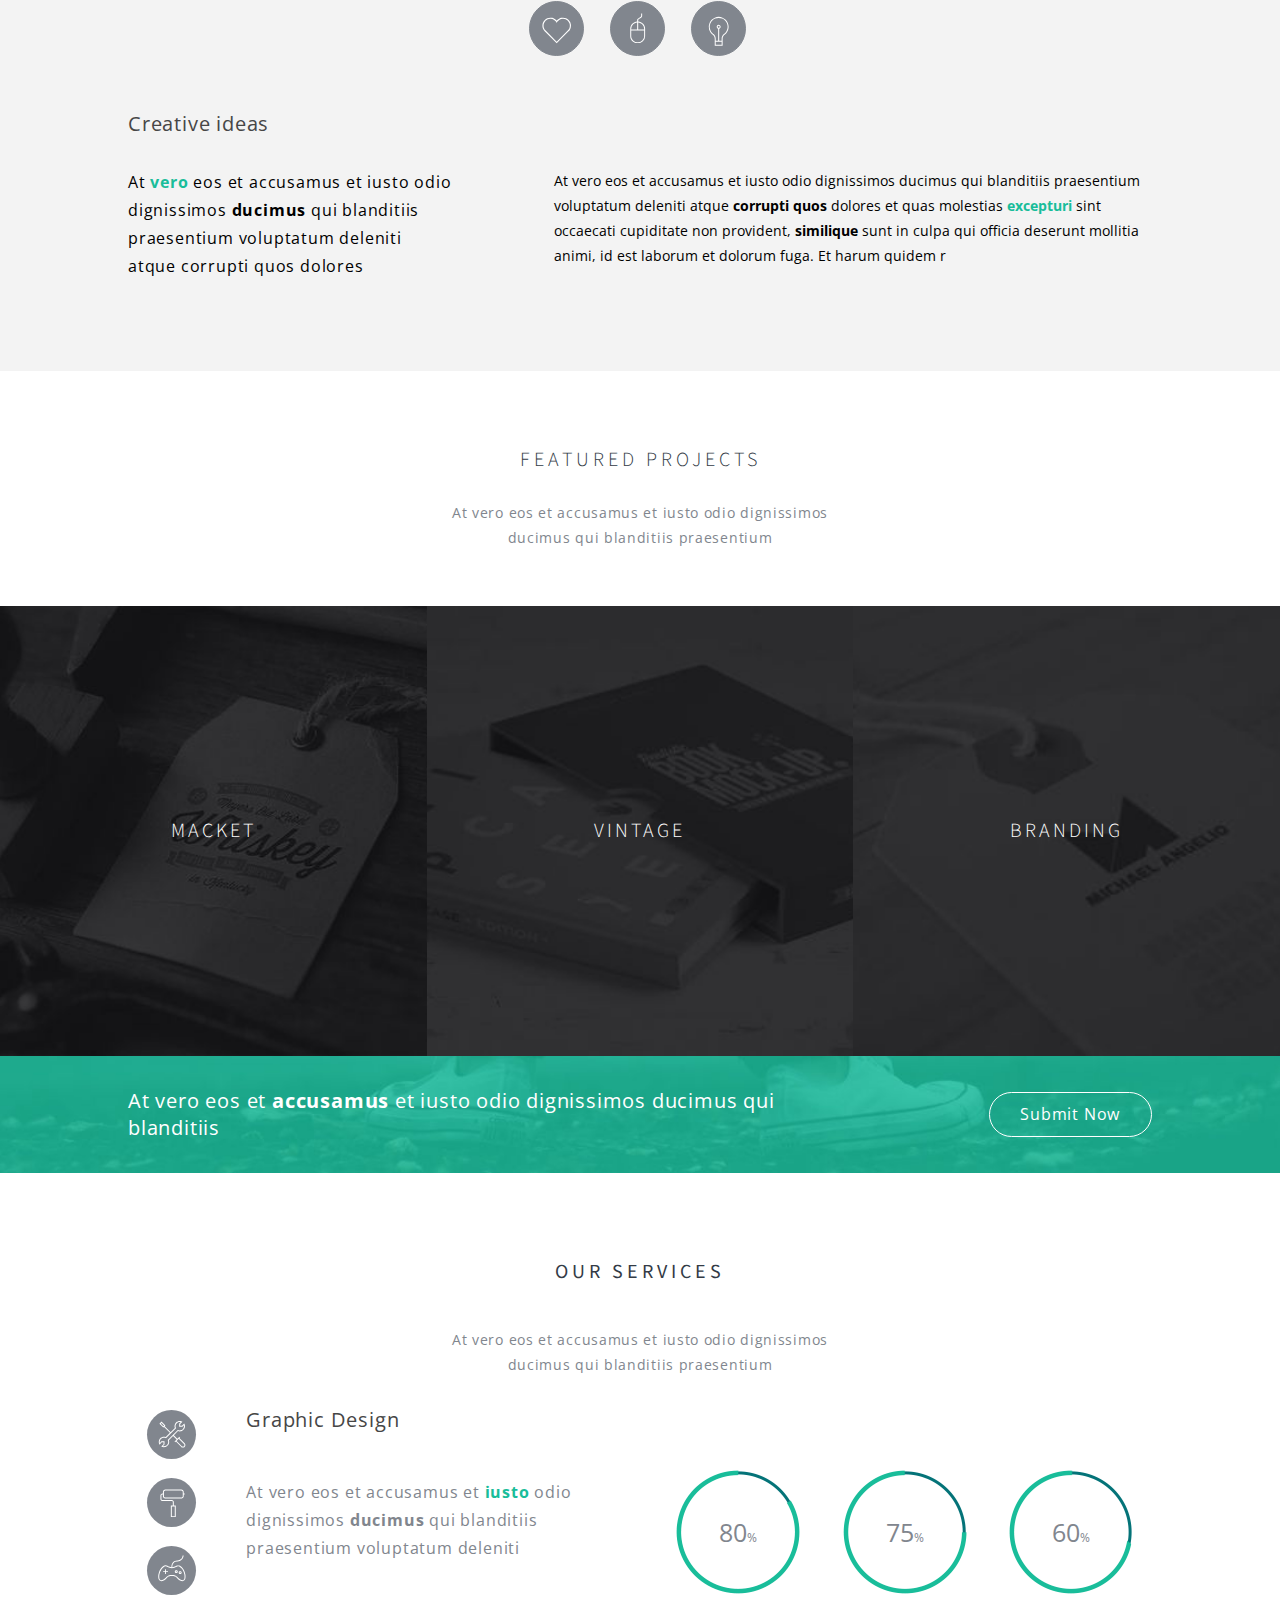
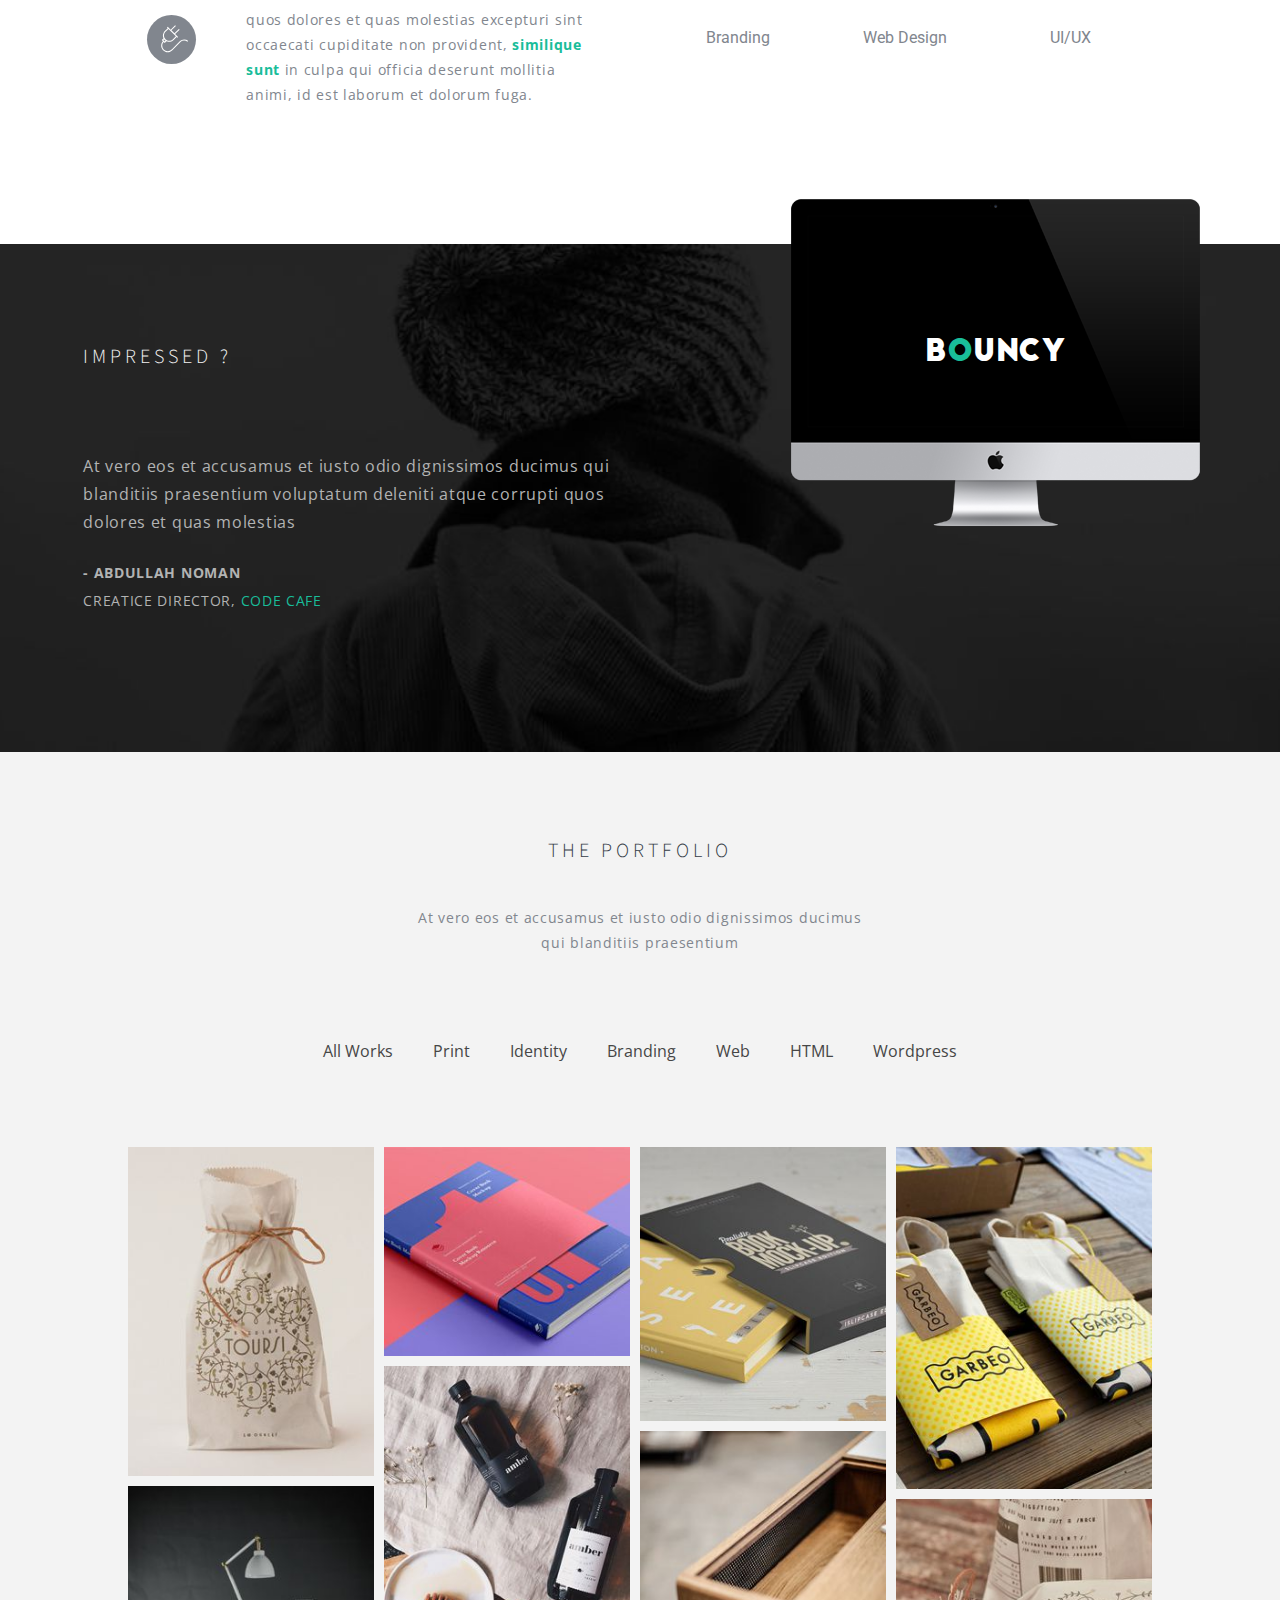
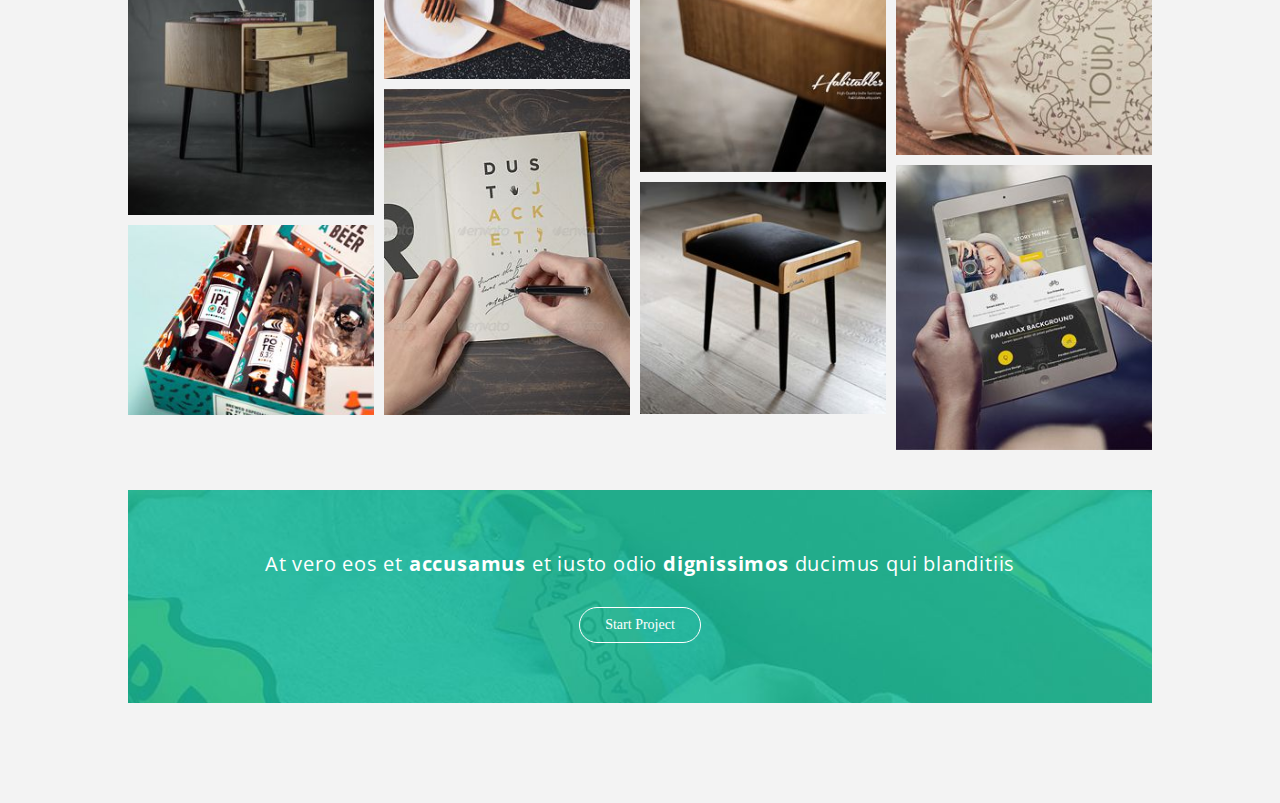
<file: items/html&css/Bouncy/bouncy.html>
<!DOCTYPE html>
<html lang="en">
<head>
    <link rel="stylesheet" href="assets/stylesheets/bouncy.css">
    <meta charset="UTF-8">
    <title>Bouncy</title>
    <link rel="icon" href="logo__bouncy.png">
    <link href="https://fonts.googleapis.com/css2?family=Open+Sans&family=Roboto:wght@300&family=Source+Sans+Pro:ital,wght@0,300;1,900&display=swap" rel="stylesheet">
    <meta name="viewport" content="width=device-width, initial-scale=1.0">
</head>
<body>
    <div class="main-screen">
        <header class="main-screen__header">
            <div class="header__container">
                <div class="header__logo">
                    <h1>bouncy</h1>
                </div>
                <nav>
                    <ul class="header__nav">
                        <li><a href="#">About</a></li>
                        <li><a href="#">Services</a></li>
                        <li><a href="#">Portfolio</a></li>
                        <li><a href="#">Team</a></li>
                        <li><a href="#">Blog</a></li>
                        <li><a href="#">Contact</a></li>
                    </ul>
                </nav>
            </div>
        </header>
        <div class="main-screen__code-cafe">
            <h2 class="main-screen__code-cafe__title">We Are Code Cafe</h2>
            <p class="main-screen__code-cafe__subtitle">At vero eos et accusamus et iusto odio dignissimos ducimus qui blanditiis praesentium voluptatum</p>
        </div>
        <div class="main-screen__arrow-bottom">
            <a href="#arrow-bottom"><img src="assets/img/arrow-bottom.png" alt="arr"></a>
        </div>
    </div>
    <div id="arrow-bottom" class="this-is-bouncy">
        <div class="this-is-bouncy__container">
            <div class="this-is-bouncy__wrap-column this-is-bouncy__text">
                <h2 class="this-is-bouncy__title">
                    This is Bouncy
                </h2>
                <p class="this-is-bouncy__subtitle">
                    At vero eos et accusamus et iusto odio dignissimos ducimus qui blanditiis praesentium voluptatum deleniti atque corrupti quos dolores et quas molestias excepturi sint occaecati cupiditate non provident, similique sunt in culpa qui officia deserunt mollitia animi, id est laborum et dolorum fuga. Et harum quidem rerum facilis est et expedita distinctio.
                </p>
                <a href="#" class="this-is-bouncy__button-readMore">Read More</a>
            </div>
            <div>
                <img class="this-is-bouncy__wrap-column this-is-bouncy__phone" src="assets/img/phone-codecafe.png" alt="phone-codecafe">
            </div>
        </div>
    </div>
    <div class="details-about-bouncy">
        <h2 class="details-about-bouncy__title">
            details about bouncy
        </h2>
        <p class="details-about-bouncy__subtitle">
            At vero eos et accusamus et iusto odio dignissimos ducimus qui blanditiis praesentium
        </p>
        <ul class="details-about-bouncy__img-icon">
            <li><img src="assets/img/details-about-bouncy__heart.svg" alt="heart"></li>
            <li><img src="assets/img/details-about-bouncy__mouse.svg" alt="mouse"></li>
            <li><img src="assets/img/details-about-bouncy__light-bulb.svg" alt="light-bulb"></li>
        </ul>
        <div class="creative-ideas">
            <div class="creative-ideas__container">
                <h2 class="creative-ideas__title">
                Creative ideas
                </h2>
                <div class="creative-ideas__wrap">
                    <p class="creative-ideas__subtitle">
                    At <span class="color-blue-bold">vero</span> eos et accusamus et iusto odio dignissimos <span class="font-bold">ducimus</span> qui blanditiis praesentium voluptatum deleniti atque corrupti quos dolores 
                    </p>
                    <p class="creative-ideas__txt">
                    At vero eos et accusamus et iusto odio dignissimos ducimus qui blanditiis praesentium voluptatum deleniti atque <span class="font-bold">corrupti quos</span> dolores et quas molestias <span class="color-blue-bold">excepturi</span> sint occaecati cupiditate non provident, <span class="font-bold">similique</span> sunt in culpa qui officia deserunt mollitia animi, id est laborum et dolorum fuga. Et harum quidem r
                    </p>
                </div>
            </div>
        </div>
    </div>
    <div class="featured-projects">
        <div class="featured-projects__container">
            <h2 class="featured-projects__title">
                featured projects
            </h2>
            <p class="featured-projects__subtitle">
            At vero eos et accusamus et iusto odio dignissimos ducimus qui blanditiis praesentium
            </p>
        </div>
        <div class="featured-projects__images">
            <div class="featured-projects__images-contain-first featured-projects__images-contain">
                <div class="images-macket__txt">MACKET</div>
            </div>
            <div class="featured-projects__images-contain-second featured-projects__images-contain">
                <div class="images-macket__txt">VINTAGE</div>
            </div>
             <div class="featured-projects__images-contain-third featured-projects__images-contain">
                <div class="images-macket__txt">BRANDING</div>
            </div>
        </div>
        <div class="featured-projects__submit">
            <div class="featured-projects__submit-conainer">
                <div class="featured-projects__submit-txt">
                At vero eos et <span class="font-bold">accusamus</span> et iusto odio dignissimos ducimus qui blanditiis 
                </div>
                <a class="featured-projects__submit-button" href="#">Submit Now</a>
            </div>
        </div>
    </div>
    <div class="our-services">
        <h2 class="our-services__title">
            Our Services
        </h2>
        <p class="our-services-subtitle">
            At vero eos et accusamus et iusto odio dignissimos ducimus qui blanditiis praesentium
        </p>
        <div class="our-services__wrapper">
            <ul class="our-services__img">
                <li><img src="assets/img/our-services__img-tools.svg" alt="tools"></li>
                <li><img src="assets/img/our-services__img-paint.svg" alt="plug"></li>
                <li><img class="our-services__img-joy" src="assets/img/our-services__img-joy.svg" alt="joy"></li>
                <li><img class="our-services__img-plug" src="assets/img/our-services__img-plug.svg" alt="plug"></li>
            </ul>
            <div class="our-services__graphic-design">
                <div class="graphic-design__title">
                    Graphic Design
                </div>
                <div class="graphic-design__subtitle">
                    At vero eos et accusamus et <span class="color-blue-bold">iusto</span> odio dignissimos <span class="font-bold">ducimus</span> qui blanditiis praesentium voluptatum deleniti
                </div>
                <div class="graphic-design__txt">
                    quos dolores et quas molestias excepturi sint occaecati cupiditate non provident, <span class="color-blue-bold">similique sunt</span> in culpa qui officia deserunt mollitia animi, id est laborum et dolorum fuga. 
                </div>
            </div>
            <ul class="our-services__circle">
                <li class="our-services__circle-column">
                    <div class="circle-column__wrapper">
                        <img class="graphic-design__circle-percent" src="assets/img/graphic-design__circle-persent-1.png" alt="1">
                        <div class="circle-percent__txt">
                            80<span class="fz-14">%</span>
                        </div>
                    </div>
                    <div class="our-services__circle-meta">
                        Branding
                    </div>
                </li>
                <li class="our-services__circle-column">
                    <div class="circle-column__wrapper">
                        <img class="graphic-design__circle-percent" src="assets/img/graphic-design__circle-persent-2.png" alt="1">
                        <div class="circle-percent__txt">
                            75<span class="fz-14">%</span>
                        </div>
                    </div>
                    <div class="our-services__circle-meta">
                        Web Design
                    </div>
                </li>
                <li class="our-services__circle-column">
                    <div class="circle-column__wrapper">
                        <img class="graphic-design__circle-percent" src="assets/img/graphic-design__circle-persent-3.png" alt="1">
                        <div class="circle-percent__txt">
                            60<span class="fz-14">%</span>
                        </div>
                    </div>
                    <div class="our-services__circle-meta">
                        UI/UX
                    </div>
                </li>
            </ul>
        </div>
    </div>
    <div class="impressed">
        <div class="impressed-container">
            <div class="impressed-column">
                <h1 class="impressed-title">
                    Impressed ?
                </h1>
                <p class="impressed-subtitle">
                    At vero eos et accusamus et iusto odio dignissimos ducimus qui blanditiis praesentium voluptatum deleniti atque corrupti quos dolores et quas molestias
                </p>
                <div class="impressed-meta">
                    <p class="impressed-noman">
                    - Abdullah Noman
                    </p>
                    <p class="impressed-creative-director">
                    Creatice Director, <span class="color-blue">Code Cafe</span>
                    </p>
                </div>
            </div>
            <div class="impressed-column impressed-pc-wrap">
                <img class="impressed-pc" src="assets/img/impressed-pc.png" alt="pc">
                <p class="impressed-pc-txt">
                    b<span class="color-blue">o</span>uncy
                </p>
            </div>
        </div>
    </div>
    <div class="portfolio">
        <h2 class="portfolio__title">
            the portfolio
        </h2>
        <p class="portfolio__subtitle">
            At vero eos et accusamus et iusto odio dignissimos ducimus qui blanditiis praesentium
        </p>
        <ul class="portfolio__categories">
            <li><a href="#">All Works</a></li>
            <li><a href="#">Print</a></li>
            <li><a href="#">Identity</a></li>
            <li><a href="#">Branding</a></li>
            <li><a href="#">Web</a></li>
            <li><a href="#">HTML</a></li>
            <li><a href="#">Wordpress</a>    </li>                                         
        </ul>
        <div class="portfolio__wraper">
            <div class="portfolio__container-jobs">
                <div class="container-jobs__column">
                <img src="assets/img/container-jobs__column-1__img-1.jpg" alt="1-1">
                <img src="assets/img/container-jobs__column-1__img-2.jpg" alt="1-2">
                <img src="assets/img/container-jobs__column-1__img-3.jpg" alt="1-3">
                </div>
                <div class="container-jobs__column">
                <img src="assets/img/container-jobs__column-2__img-1.jpg" alt="2-1">
                <img src="assets/img/container-jobs__column-2__img-2.jpg" alt="2-2">
                <img src="assets/img/container-jobs__column-2__img-3.jpg" alt="2-3">
                </div>
                <div class="container-jobs__column">
                <img src="assets/img/container-jobs__column-3__img-1.jpg" alt="3-1">
                <img src="assets/img/container-jobs__column-3__img-2.jpg" alt="3-2">
                <img src="assets/img/container-jobs__column-3__img-3.jpg" alt="3-3">
                </div>
                <div class="container-jobs__column">
                <img src="assets/img/container-jobs__column-4__img-1.jpg" alt="4-1">
                <img src="assets/img/container-jobs__column-4__img-2.jpg" alt="4-2">
                <img src="assets/img/container-jobs__column-4__img-3.jpg" alt="4-3">
                </div>
            </div>
            <div class="container-jobs__footer">
                <p class="container-jobs__footer-title">
                    At vero eos et <span class="font-bold">accusamus</span> et iusto odio <span class="font-bold">dignissimos</span> ducimus qui blanditiis 
                </p>
                <div class="container-jobs__footer-wrap">
                    <a href="#" class="container-jobs__footer-button">Start Project</a>
                </div>                
            </div>
        </div>
    </div>
</body>
</html>
</file>
<file: testes/assets/stylesheet/style.css>
html, body {
	font-family: Comic Sans MS;
	padding: 0;
	margin: 0;
	width: 100%;
	height: 100%;
	background-image: url(../img/bg-testes.jpg);
	background-position: center;
	background-size: cover;
}
h1 {
	text-align: center;
	margin: 0;
}
</file>
<file: html&css/assets/stylesheets/html-css.css>
*{padding: 0;margin: 0;border: 0;}
*,*:before,*:after{-moz-box-sizing: border-box;-webkit-box-sizing: border-box;box-sizing: border-box;}
:focus,:active{outline: none;}
a:focus,a:active{outline: none;}
nav,footer,header,aside{display: block;}
html,body{height:100%;width:100%;font-size:100%;line-height:1;font-size:14px;-ms-text-size-adjust:100%;-moz-text-size-adjust:100%;-webkit-text-size-adjust:100%;}
input,button,textarea{font-family:inherit;}
input::-ms-clear{display: none;}
button{cursor: pointer;}
button::-moz-focus-inner{padding:0;border:0;}
a,a:visited{text-decoration: none;}
a:hover{text-decoration: none;}
ul li{list-style: none;}
img{vertical-align: top;}
h1,h2,h3,h4,h5,h6{font-size:inherit;font-weight: inherit;}

@media screen and (max-width: 778px){
    body{
      font-family: Comic Sans MS, serif;
      background-image: url("../img/lowpoly.png");
      background-repeat: no-repeat;
      background-position: center center;
      background-size: cover;
    }
    .header {
      width: 100%;
    }
    .header__home {
      color: #e67427;
      font-size: 45px;
      width: 100%;
      padding: 5px;
      background:rgba(16, 15, 13, 0.95);
      border-radius : 0 0 5px 5px;
      display: block;
      text-align: center;
    }
    .header__row {
      display: flex;
      flex-direction: column;
      justify-content: center;
      align-items: center;
    }
    .header__list{
      padding: 10px 0;
      display: flex;
      justify-content: space-between;
      align-items: center;
      flex-wrap: wrap;
    }
    .header__list li {
      box-shadow: 0 0 10px 2px black ;
      margin: 100px 20px;
      width: 40%;
      text-align: center;
      background :rgba(16, 15, 13, 0.95);
      border-radius: 50px;
    }
    .header__list a {
      padding: 20px 0;
      display : block;
      font-size: 30px;
      color: rgba(225, 225, 225, .2);
      background: linear-gradient(90deg, rgba(255,46,0,1) 0%, rgba(255,106,42,1) 20%, rgba(249,178,34,1) 40%, rgba(255,191,61,1) 70%, rgba(255,230,86,1) 90%, rgba(250,255,51,1) 95%, rgba(251,255,79,1) 100%);
      -webkit-background-clip: text;
      background-clip: text;
      background-size: contain;
    }
}
@media screen and (min-width: 778px) and (max-width: 992px){
  body{
    font-family: Comic Sans MS, serif;
  }
  .header{
    background: rgba(16, 15, 13, 0.95);
    width: 100%;
    height: 50px;
    border-radius: 0 0 5px 5px;
  }
  .header__row{
    height: 100%;
    display: flex;
    justify-content: space-between;
    align-items: center;
  }
  .header__list{
    width: 100%;
    height: 50px;
    display: flex;
    justify-content: center;
    align-items: center;
  }
  .header__list li {
    margin: 0 40px;
  }

  .header__home {
    color: rgba(225, 225, 225, .2);
    background: linear-gradient(90deg, rgba(255,46,0,1) 0%, rgba(255,106,42,1) 20%, rgba(249,178,34,1) 40%, rgba(255,191,61,1) 70%, rgba(255,230,86,1) 90%, rgba(250,255,51,1) 95%, rgba(251,255,79,1) 100%);
    -webkit-background-clip: text;
    background-clip: text;
    background-size: contain;
    margin: 0 0 0 30px;
    font-size: 30px;
    cursor: default;
  }
  .header a {
    color: rgba(225, 225, 225, .2);
    background: linear-gradient(90deg, rgba(255,46,0,1) 0%, rgba(255,106,42,1) 25%, rgba(249,178,34,1) 50%, rgba(255,191,61,1) 80%, rgba(255,230,86,1) 90%, rgba(251,255,79,1) 100%);
    -webkit-background-clip: text;
    background-clip: text;
    background-size: contain;
    font-size: 20px;
  }
  .header a:hover {
    color: rgba(225, 225, 225, .2);
    background: linear-gradient(90deg, rgba(255,46,0,1) 0%, rgba(255,106,42,1) 25%, rgba(249,178,34,1) 50%, rgba(255,191,61,1) 80%, rgba(255,230,86,1) 90%, rgba(251,255,79,1) 100%);
    -webkit-background-clip: text;
    background-clip: text;
    background-size: contain;
    animation: animatedText .5s linear;
  }
  @keyframes animatedText {
    0%{
      background-position: left 0 top 0;
    }
    100% {
      background-position: left 120px top 0;
    }
  } 
  #Clouds {
    position: absolute;
    top: 0;
    right: 0;
    bottom: 0;
    left: 0;
    margin: auto;
    height: 30%;
    overflow: hidden;
    -webkit-animation: FadeIn 3s ease-out;
            animation: FadeIn 3s ease-out;
    -webkit-user-select: none;
      -moz-user-select: none;
        -ms-user-select: none;
            user-select: none;
  }
  @-webkit-keyframes FadeIn {
    from {
      opacity: 0;
    }
    to {
      opacity: 1;
    }
  }
  @keyframes FadeIn {
    from {
      opacity: 0;
    }
    to {
      opacity: 1;
    }
  }
  .Cloud {
    position: absolute;
    width: 100%;
    background-repeat: no-repeat;
    background-size: auto 100%;
    height: 70px;
    -webkit-animation-duration: 120s;
            animation-duration: 120s;
    -webkit-animation-iteration-count: infinite;
            animation-iteration-count: infinite;
    -webkit-animation-fill-mode: forwards;
            animation-fill-mode: forwards;
    -webkit-animation-timing-function: linear;
            animation-timing-function: linear;
    -webkit-animation-name: Float, FadeFloat;
            animation-name: Float, FadeFloat;
    z-index: 1;
  }
  .Cloud.Foreground {
    height: 10%;
    min-height: 20px;
    z-index: 3;
  }
  .Cloud.Background {
    height: 9.09090909%;
    min-height: 8px;
    -webkit-animation-duration: 210s;
            animation-duration: 210s;
  }
  @-webkit-keyframes Float {
    from {
      -webkit-transform: translateX(100%) translateZ(0);
              transform: translateX(100%) translateZ(0);
    }
    to {
      -webkit-transform: translateX(-15%) translateZ(0);
              transform: translateX(-15%) translateZ(0);
    }
  }
  @keyframes Float {
    from {
      -webkit-transform: translateX(100%) translateZ(0);
              transform: translateX(100%) translateZ(0);
    }
    to {
      -webkit-transform: translateX(-15%) translateZ(0);
              transform: translateX(-15%) translateZ(0);
    }
  }
  /*
  @keyframes Float {
    from { transform: translateX(100%) translateY(-100%) translateZ(0); }
    50% { transform: translateX(55%) translateY(0) translateZ(0); }
    to { transform: translateX(-5%) translateY(-100%) translateZ(0); }
  }
  */
  @-webkit-keyframes FadeFloat {
    0%,
    100% {
      opacity: 0;
    }
    5%,
    90% {
      opacity: 1;
    }
  }
  @keyframes FadeFloat {
    0%,
    100% {
      opacity: 0;
    }
    5%,
    90% {
      opacity: 1;
    }
  }
  .Cloud:nth-child(10) {
    -webkit-animation-delay: -184.61538462s;
            animation-delay: -184.61538462s;
    top: 60%;
  }
  .Cloud.Foreground:nth-child(10) {
    -webkit-animation-duration: 80s;
            animation-duration: 80s;
    height: 35%;
  }
  .Cloud.Background:nth-child(10) {
    -webkit-animation-duration: 110s;
            animation-duration: 110s;
    height: -3.40909091%;
  }
  .Cloud:nth-child(9) {
    -webkit-animation-delay: -166.15384615s;
            animation-delay: -166.15384615s;
    top: 54%;
  }
  .Cloud.Foreground:nth-child(9) {
    -webkit-animation-duration: 84s;
            animation-duration: 84s;
    height: 32.5%;
  }
  .Cloud.Background:nth-child(9) {
    -webkit-animation-duration: 114s;
            animation-duration: 114s;
    height: -2.15909091%;
  }
  .Cloud:nth-child(8) {
    -webkit-animation-delay: -147.69230769s;
            animation-delay: -147.69230769s;
    top: 48%;
  }
  .Cloud.Foreground:nth-child(8) {
    -webkit-animation-duration: 88s;
            animation-duration: 88s;
    height: 30%;
  }
  .Cloud.Background:nth-child(8) {
    -webkit-animation-duration: 118s;
            animation-duration: 118s;
    height: -0.90909091%;
  }
  .Cloud:nth-child(7) {
    -webkit-animation-delay: -129.23076923s;
            animation-delay: -129.23076923s;
    top: 42%;
  }
  .Cloud.Foreground:nth-child(7) {
    -webkit-animation-duration: 92s;
            animation-duration: 92s;
    height: 27.5%;
  }
  .Cloud.Background:nth-child(7) {
    -webkit-animation-duration: 122s;
            animation-duration: 122s;
    height: 0.34090909%;
  }
  .Cloud:nth-child(6) {
    -webkit-animation-delay: -110.76923077s;
            animation-delay: -110.76923077s;
    top: 36%;
  }
  .Cloud.Foreground:nth-child(6) {
    -webkit-animation-duration: 96s;
            animation-duration: 96s;
    height: 25%;
  }
  .Cloud.Background:nth-child(6) {
    -webkit-animation-duration: 126s;
            animation-duration: 126s;
    height: 1.59090909%;
  }
  .Cloud:nth-child(5) {
    -webkit-animation-delay: -92.30769231s;
            animation-delay: -92.30769231s;
    top: 30%;
  }
  .Cloud.Foreground:nth-child(5) {
    -webkit-animation-duration: 100s;
            animation-duration: 100s;
    height: 22.5%;
  }
  .Cloud.Background:nth-child(5) {
    -webkit-animation-duration: 130s;
            animation-duration: 130s;
    height: 2.84090909%;
  }
  .Cloud:nth-child(4) {
    -webkit-animation-delay: -73.84615385s;
            animation-delay: -73.84615385s;
    top: 24%;
  }
  .Cloud.Foreground:nth-child(4) {
    -webkit-animation-duration: 104s;
            animation-duration: 104s;
    height: 20%;
  }
  .Cloud.Background:nth-child(4) {
    -webkit-animation-duration: 134s;
            animation-duration: 134s;
    height: 4.09090909%;
  }
  .Cloud:nth-child(3) {
    -webkit-animation-delay: -55.38461538s;
            animation-delay: -55.38461538s;
    top: 18%;
  }
  .Cloud.Foreground:nth-child(3) {
    -webkit-animation-duration: 108s;
            animation-duration: 108s;
    height: 17.5%;
  }
  .Cloud.Background:nth-child(3) {
    -webkit-animation-duration: 138s;
            animation-duration: 138s;
    height: 5.34090909%;
  }
  .Cloud:nth-child(2) {
    -webkit-animation-delay: -36.92307692s;
            animation-delay: -36.92307692s;
    top: 12%;
  }
  .Cloud.Foreground:nth-child(2) {
    -webkit-animation-duration: 112s;
            animation-duration: 112s;
    height: 15%;
  }
  .Cloud.Background:nth-child(2) {
    -webkit-animation-duration: 142s;
            animation-duration: 142s;
    height: 6.59090909%;
  }
  .Cloud:nth-child(1) {
    -webkit-animation-delay: -18.46153846s;
            animation-delay: -18.46153846s;
    top: 6%;
  }
  .Cloud.Foreground:nth-child(1) {
    -webkit-animation-duration: 116s;
            animation-duration: 116s;
    height: 12.5%;
  }
  .Cloud.Background:nth-child(1) {
    -webkit-animation-duration: 146s;
            animation-duration: 146s;
    height: 7.84090909%;
  }
  .Cloud {
    background-image: url([data-uri]);
  }
  .Cloud.Background {
    background-image: url([data-uri]);
  }
  html,
  body {
    margin: 0;
    padding: 0;
  }
  html {
    height: 100%;
  }
  body {
    min-height: 100%;
  }
  body {
    color: #FFF;
    background-color: #FD940A;
    background-image: radial-gradient(circle, #F9A72B 0%, #FA9026 70%, #FB6C1F 100%);
  }
}
@media screen and (min-width: 992px){
  body{
    font-family: Comic Sans MS, serif;
  }
  .header{
    background: rgba(16, 15, 13, 0.95);
    width: 100%;
    height: 8%;
    border-radius: 0 0 5px 5px;
  }
  .header__row{
    height: 100%;
    display: flex;
    justify-content: space-between;
    align-items: center;
  }
  .header__list{
    margin: 0 35px 0 0px;
    width: 100%;
    height: 2em;
    display: flex;
    flex-wrap: wrap;
    justify-content: center;
    align-items: center;
  }
  .header__list li {
    margin: 0 40px;
    height: 2em;
  }

  .header__home {
    color: rgba(225, 225, 225, .2);
    background: linear-gradient(90deg, rgba(255,46,0,1) 0%, rgba(255,106,42,1) 20%, rgba(249,178,34,1) 40%, rgba(255,191,61,1) 70%, rgba(255,230,86,1) 90%, rgba(250,255,51,1) 95%, rgba(251,255,79,1) 100%);
    -webkit-background-clip: text;
    background-clip: text;
    background-size: contain;
    margin: 0 0 0 30px;
    font-size: 35px;
    cursor: default;
  }
  .header a {
    color: rgba(225, 225, 225, .2);
    background: linear-gradient(90deg, rgba(255,46,0,1) 0%, rgba(255,106,42,1) 25%, rgba(249,178,34,1) 50%, rgba(255,191,61,1) 80%, rgba(255,230,86,1) 90%, rgba(251,255,79,1) 100%);
    -webkit-background-clip: text;
    background-clip: text;
    background-size: contain;
    font-size: 22px;
  }
  .header a:hover {
    color: rgba(225, 225, 225, .2);
    background: linear-gradient(90deg, rgba(255,46,0,1) 0%, rgba(255,106,42,1) 25%, rgba(249,178,34,1) 50%, rgba(255,191,61,1) 80%, rgba(255,230,86,1) 90%, rgba(251,255,79,1) 100%);
    -webkit-background-clip: text;
    background-clip: text;
    background-size: contain;
    animation: animatedText .5s linear;
  }
  @keyframes animatedText {
    0%{
      background-position: left 0 top 0;
    }
    100% {
      background-position: left 120px top 0;
    }
  } 

  .main {
    width: 100%;
    height: 88%;
  }

  .main__container {
    width: 80%;
    height: 100%;
    margin: 0 auto;
    padding-top: 5%;
  }

  .bouncy {
    position: relative;
    z-index: 100000;
    box-shadow: 0 0 25px #000 ;
    border-radius: 10px;
    background-image: url(../img/Bouncy.png);
    background-size: cover;
    width: 35%;
    height: 35%;
  }

  .bouncy__meta {
    cursor: pointer;
    color: #ccc;
    font-family: Comic Sans MS, serif;
    display: flex;
    justify-content: space-between;
    width: 100%;
    height: 100%;
    padding: 5%;
    opacity: 0;
    cursor: default;
    border-radius: 10px;
    transition: opacity .5s, box-shadow .5s;
  }

  .bouncy__meta:hover {
    cursor: pointer;
    color: #ccc;
    font-family: Comic Sans MS, serif;
    border-radius: 10px;
    box-shadow: inset 0 0 250px #000;
    display: flex;
    justify-content: space-between;
    width: 100%;
    height: 100%;
    padding: 5%;
    opacity: 1;
  }


  /*          bg animated         */
  #Clouds {
    position: absolute;
    top: 0;
    right: 0;
    bottom: 0;
    left: 0;
    margin: auto;
    height: 30%;
    overflow: hidden;
    -webkit-animation: FadeIn 3s ease-out;
            animation: FadeIn 3s ease-out;
    -webkit-user-select: none;
      -moz-user-select: none;
        -ms-user-select: none;
            user-select: none;
  }
  @-webkit-keyframes FadeIn {
    from {
      opacity: 0;
    }
    to {
      opacity: 1;
    }
  }
  @keyframes FadeIn {
    from {
      opacity: 0;
    }
    to {
      opacity: 1;
    }
  }
  .Cloud {
    position: absolute;
    width: 100%;
    background-repeat: no-repeat;
    background-size: auto 100%;
    height: 70px;
    -webkit-animation-duration: 120s;
            animation-duration: 120s;
    -webkit-animation-iteration-count: infinite;
            animation-iteration-count: infinite;
    -webkit-animation-fill-mode: forwards;
            animation-fill-mode: forwards;
    -webkit-animation-timing-function: linear;
            animation-timing-function: linear;
    -webkit-animation-name: Float, FadeFloat;
            animation-name: Float, FadeFloat;
    z-index: 1;
  }
  .Cloud.Foreground {
    height: 10%;
    min-height: 20px;
    z-index: 3;
  }
  .Cloud.Background {
    height: 9.09090909%;
    min-height: 8px;
    -webkit-animation-duration: 210s;
            animation-duration: 210s;
  }
  @-webkit-keyframes Float {
    from {
      -webkit-transform: translateX(100%) translateZ(0);
              transform: translateX(100%) translateZ(0);
    }
    to {
      -webkit-transform: translateX(-15%) translateZ(0);
              transform: translateX(-15%) translateZ(0);
    }
  }
  @keyframes Float {
    from {
      -webkit-transform: translateX(100%) translateZ(0);
              transform: translateX(100%) translateZ(0);
    }
    to {
      -webkit-transform: translateX(-15%) translateZ(0);
              transform: translateX(-15%) translateZ(0);
    }
  }
  /*
  @keyframes Float {
    from { transform: translateX(100%) translateY(-100%) translateZ(0); }
    50% { transform: translateX(55%) translateY(0) translateZ(0); }
    to { transform: translateX(-5%) translateY(-100%) translateZ(0); }
  }
  */
  @-webkit-keyframes FadeFloat {
    0%,
    100% {
      opacity: 0;
    }
    5%,
    90% {
      opacity: 1;
    }
  }
  @keyframes FadeFloat {
    0%,
    100% {
      opacity: 0;
    }
    5%,
    90% {
      opacity: 1;
    }
  }
  .Cloud:nth-child(10) {
    -webkit-animation-delay: -184.61538462s;
            animation-delay: -184.61538462s;
    top: 60%;
  }
  .Cloud.Foreground:nth-child(10) {
    -webkit-animation-duration: 80s;
            animation-duration: 80s;
    height: 35%;
  }
  .Cloud.Background:nth-child(10) {
    -webkit-animation-duration: 110s;
            animation-duration: 110s;
    height: -3.40909091%;
  }
  .Cloud:nth-child(9) {
    -webkit-animation-delay: -166.15384615s;
            animation-delay: -166.15384615s;
    top: 54%;
  }
  .Cloud.Foreground:nth-child(9) {
    -webkit-animation-duration: 84s;
            animation-duration: 84s;
    height: 32.5%;
  }
  .Cloud.Background:nth-child(9) {
    -webkit-animation-duration: 114s;
            animation-duration: 114s;
    height: -2.15909091%;
  }
  .Cloud:nth-child(8) {
    -webkit-animation-delay: -147.69230769s;
            animation-delay: -147.69230769s;
    top: 48%;
  }
  .Cloud.Foreground:nth-child(8) {
    -webkit-animation-duration: 88s;
            animation-duration: 88s;
    height: 30%;
  }
  .Cloud.Background:nth-child(8) {
    -webkit-animation-duration: 118s;
            animation-duration: 118s;
    height: -0.90909091%;
  }
  .Cloud:nth-child(7) {
    -webkit-animation-delay: -129.23076923s;
            animation-delay: -129.23076923s;
    top: 42%;
  }
  .Cloud.Foreground:nth-child(7) {
    -webkit-animation-duration: 92s;
            animation-duration: 92s;
    height: 27.5%;
  }
  .Cloud.Background:nth-child(7) {
    -webkit-animation-duration: 122s;
            animation-duration: 122s;
    height: 0.34090909%;
  }
  .Cloud:nth-child(6) {
    -webkit-animation-delay: -110.76923077s;
            animation-delay: -110.76923077s;
    top: 36%;
  }
  .Cloud.Foreground:nth-child(6) {
    -webkit-animation-duration: 96s;
            animation-duration: 96s;
    height: 25%;
  }
  .Cloud.Background:nth-child(6) {
    -webkit-animation-duration: 126s;
            animation-duration: 126s;
    height: 1.59090909%;
  }
  .Cloud:nth-child(5) {
    -webkit-animation-delay: -92.30769231s;
            animation-delay: -92.30769231s;
    top: 30%;
  }
  .Cloud.Foreground:nth-child(5) {
    -webkit-animation-duration: 100s;
            animation-duration: 100s;
    height: 22.5%;
  }
  .Cloud.Background:nth-child(5) {
    -webkit-animation-duration: 130s;
            animation-duration: 130s;
    height: 2.84090909%;
  }
  .Cloud:nth-child(4) {
    -webkit-animation-delay: -73.84615385s;
            animation-delay: -73.84615385s;
    top: 24%;
  }
  .Cloud.Foreground:nth-child(4) {
    -webkit-animation-duration: 104s;
            animation-duration: 104s;
    height: 20%;
  }
  .Cloud.Background:nth-child(4) {
    -webkit-animation-duration: 134s;
            animation-duration: 134s;
    height: 4.09090909%;
  }
  .Cloud:nth-child(3) {
    -webkit-animation-delay: -55.38461538s;
            animation-delay: -55.38461538s;
    top: 18%;
  }
  .Cloud.Foreground:nth-child(3) {
    -webkit-animation-duration: 108s;
            animation-duration: 108s;
    height: 17.5%;
  }
  .Cloud.Background:nth-child(3) {
    -webkit-animation-duration: 138s;
            animation-duration: 138s;
    height: 5.34090909%;
  }
  .Cloud:nth-child(2) {
    -webkit-animation-delay: -36.92307692s;
            animation-delay: -36.92307692s;
    top: 12%;
  }
  .Cloud.Foreground:nth-child(2) {
    -webkit-animation-duration: 112s;
            animation-duration: 112s;
    height: 15%;
  }
  .Cloud.Background:nth-child(2) {
    -webkit-animation-duration: 142s;
            animation-duration: 142s;
    height: 6.59090909%;
  }
  .Cloud:nth-child(1) {
    -webkit-animation-delay: -18.46153846s;
            animation-delay: -18.46153846s;
    top: 6%;
  }
  .Cloud.Foreground:nth-child(1) {
    -webkit-animation-duration: 116s;
            animation-duration: 116s;
    height: 12.5%;
  }
  .Cloud.Background:nth-child(1) {
    -webkit-animation-duration: 146s;
            animation-duration: 146s;
    height: 7.84090909%;
  }
  .Cloud {
    background-image: url([data-uri]);
  }
  .Cloud.Background {
    background-image: url([data-uri]);
  }
  html,
  body {
    margin: 0;
    padding: 0;
  }
  html {
    height: 100%;
  }
  body {
    min-height: 100%;
  }
  body {
    color: #FFF;
    background-color: #FD940A;
    background-image: radial-gradient(circle, #F9A72B 0%, #FA9026 70%, #FB6C1F 100%);
  }
}
</file>
<file: merkury/assets/stylesheet/style.css>
*{padding: 0;margin: 0;border: 0;}
*,*:before,*:after{-moz-box-sizing: border-box;-webkit-box-sizing: border-box;box-sizing: border-box;}
:focus,:active{outline: none;}
a:focus,a:active{outline: none;}
nav,footer,header,aside{display: block;}
html,body{height:100%;width:100%;font-size:100%;line-height:1;font-size:14px;-ms-text-size-adjust:100%;-moz-text-size-adjust:100%;-webkit-text-size-adjust:100%;}
input,button,textarea{font-family:inherit;}
input::-ms-clear{display: none;}
button{cursor: pointer;}
button::-moz-focus-inner{padding:0;border:0;}
a,a:visited{text-decoration: none;}
a:hover{text-decoration: none;}
ul li{list-style: none;}
img{vertical-align: top;}
h1,h2,h3,h4,h5,h6{font-size:inherit;font-weight: inherit;}

body {
	margin: 0;
	padding: 0;
	font-family: Roboto;
}

.container {
	max-width: 90%;
	margin: 0 auto;
}

.header {
	padding: 20px 0 0 0;
}

.header__bk {
	max-width: 100%;
	position: absolute;
	z-index: -1;
	top: 0;
	left: 0;
}

.header__row {
	display: flex;
	justify-content: flex-end;
}

.header__logo {
	margin: 0 0 0 1%;
	max-width: 14%;
}

.header__nav {
	flex: 1 1 100%;
	font-size: 18px;
	color: #fff;
	align-self: center;
	display: flex;
	justify-content: flex-end;
}

.header__nav > ul {
	display: flex;
}

.header__nav a {
	margin: 0 0 0 30px;
	color: #fff;
	transition: color .5s;
}

.header__nav a:hover {
	margin: 0 0 0 30px;
	color: #5867b1;
}

.header__row .header__login {
	color: #5584ff;
	font-size: 19px;
	padding: 10px 35px;
	border: .5px solid #5584ff;
	border-radius: 30px;
	transition: color .5s, border .5s;
}

.header__login:hover {
	color: #7291ff;
	font-size: 19px;
	padding: 10px 35px;
	border: .5px solid #7291ff;
	border-radius: 30px;
}

.getstarted {
	margin-top: 120px;
}

.getstarted__row {
	display: flex;
	flex-direction: column;
	align-items: center;
}

.getstarted__title {
	color: #fff;
	font-size: 40px;
	font-weight: 100;
	margin-bottom: 20px;
}

.getstarted__subtitle {
	margin-bottom: 65px;
	color: #8492af;
	font-size: 25px;
	font-weight: 400;
}

.getstarted__btn {
	font-size: 15px;
	font-weight: 400;
	background: #5584ff;
	border-radius: 30px;
	color: #fff;
	padding: 10px 30px;
	margin-bottom: 30px;
	transition: color .5s, background .5s;
}

.getstarted__btn:hover {
	color: #5584ff;
	font-size: 15px;
	font-weight: 400;
	background: #192369;
	border-radius: 30px;
	padding: 10px 30px;
	margin-bottom: 30px;
}

.getstarted__home{
	max-width: 80%;
}

.see-more{
	margin-top: 150px;
}

.see-more__row {
	display: flex;
	justify-content: space-around;
}

.see-more__column{
	display: flex;
	flex-direction: column;
	align-items: center;
	position: relative;
}

.see-more__column_img {
	width: 75px;
	height: 75px;
}

.see-more_linear:after {
	content: "";
	height: .2%;
	width: 50%;
	background: #ccc;
	position: absolute;
	top: 13%;
	left: 73%;
}

.see-more__column_title {
	margin-top: 30px;
	color: #0e1a35;
	font-size: 20px;
	font-weight: bold;
}

.see-more__column_subtitle {
	line-height: 1.5;
	text-align: center;
	margin: 30px 30px 0 30px;
	font-size: 15px;
	color: #8492af;
}

.see-more__column_btn {
	font-size: 15px;
	font-weight: bold;
	color: #0e1a35;
	border: .5px solid #ccc;
	border-radius: 30px;
	margin-top: 40px;
	padding: 10px 70px;
	transition: background .5s;
}

.see-more__column_btn:hover {
	font-size: 15px;
	font-weight: bold;
	border: .5px solid #ccc;
	background: #ccc;
	border-radius: 30px;
	margin-top: 40px;
	padding: 10px 70px;
}

.all-browser {
	margin-top: 200px;
	overflow: hidden;
}

.all-browser__row {
	display: flex;
	justify-content: space-around;
}

.all-browser__column:first-child {
	margin-right: 50px;
	display: flex;
	flex-direction: column;
	justify-content: center;
	align-items: flex-start;
	flex: 1 1 50%;
}

.all-browser__column:last-child {
	margin-right: -25%;
	flex: 1 1 75%;
}

.all-browser__title {
	font-size: 50px;
	font-weight: 100;
	color: #0e1a35;
	margin-bottom: 30px;
}

.all-browser__subtitle {
	font-size: 15px;
	color: #8492af;
	line-height: 1.5;
	margin-bottom: 20px;
}

.all-browser__subtitle > p {
	margin-top: 20px;
}

.all-browser__checked:before {
	content: "";
	height: 28px;
	width: 28px;
	background-image: url(../img/checked.png);
	position: absolute;
	left:0;
}

.all-browser__checked-text {
	line-height: 1.7;
	padding-left: 35px;
	position: relative;
	margin-top: 10px;
	font-size: 17px;
	color: #5584ff;
	margin-bottom: 30px;
}

.all-browser__img-platform {
	max-width: 90%;
}

.drag-drop {
	margin-top: 100px;
}

.drag-drop-bg {
	max-width: 100%;
}
</file>
<file: html&css/bouncy/assets/stylesheets/main.css>
*{padding: 0;margin: 0;border: 0;}
*,*:before,*:after{-moz-box-sizing: border-box;-webkit-box-sizing: border-box;box-sizing: border-box;}
:focus,:active{outline: none;}
a:focus,a:active{outline: none;}
nav,footer,header,aside{display: block;}
html,body{height:100%;width:100%;font-size:100%;line-height:1;font-size:14px;-ms-text-size-adjust:100%;-moz-text-size-adjust:100%;-webkit-text-size-adjust:100%;}
input,button,textarea{font-family:inherit;}
input::-ms-clear{display: none;}
button{cursor: pointer;}
button::-moz-focus-inner{padding:0;border:0;}
a,a:visited{text-decoration: none;}
a:hover{text-decoration: none;}
ul li{list-style: none;}
img{vertical-align: top;}
h1,h2,h3,h4,h5,h6{font-size:inherit;font-weight: inherit;}

@font-face {
font-family: "Big John";
src: url("../fonts/BIG JOHN.otf");
}

@font-face {
    font-family: "OpenSans";
    src: url("../fonts/OpenSans-Regular.ttf");
}

@font-face {
    font-family: "SourceSans Pro";
    src: url("../fonts/SourceSansPro-Light.otf")
}
/*                  HEADER              */

.main-screen {
    display: flex;
    flex-direction: column;
    z-index: 0;
    position: absolute;
    background-image: url(../img/header.png);
    background-size: cover;
    background-position: center center;
    background-repeat: no-repeat;
    width: 100%;
    height: 100%;
}

.main-screen__header {
    padding-top: 45px;
}

.header__container {
    margin: 0 95px;
    display: flex;
    justify-content: space-between;
}

.header__logo {
    font-family: "Big John";
    color: #fff;
    font-size: 25px;
    cursor: default;
}

/*                  Nav                 */

.header__nav {
    display: flex;
    flex-direction: row;
    font-size: 16px;
    color: #fff;
}

.header__nav  a {
    color: #fff;
    margin-left: 25px;
    font-family: "OpenSans";
    transition: color .5s;
}

.header__nav  a:hover {
    color: #ccc;
    margin-left: 25px;
    font-family: "OpenSans";
}

.main-screen__code-cafe {
    display: flex;
    justify-content: center;
    align-items: center;
    flex-direction: column;
    width: 100%;
    height: 100%;
    color: #fff;
}

.main-screen__code-cafe__title {
    letter-spacing: 8px;
    font-family: "SourceSans Pro";
    font-size: 35px;
    font-weight: 300;
    margin-bottom: 45px;
}

.main-screen__code-cafe__subtitle {
    font-family: "OpenSans";
    font-size: 16px;
    margin-bottom: 10px;
}

.main-screen__arrow-bottom {
    width: 100%;
    display: flex;
    justify-content: center;
    align-content: flex-end;
    margin-bottom: 80px;
}

.main-screen__arrow-bottom a {
    padding: 15px;
    border-radius: 50%;
    background: #19bd9a;
}

.main-screen__arrow-bottom img {
    border-radius: 50%;
    padding: 15px;
    transform: translate(-50%, -50%);
    position: absolute;
    transition: transform .5s;
}

.main-screen__arrow-bottom img:hover {
    border-radius: 50%;
    padding: 15px;
    transform: translate(-50%, -35%);
    position: absolute;
}


/*                  Main                    */
</file>
<file: html&css/project/bouncy/assets/stylesheets/bouncy.css>
/*//////////////////////////////////////////////////////////////////////////////////////////////////////*/
/*                  RESET                   */
/*//////////////////////////////////////////////////////////////////////////////////////////////////////*/
*{padding: 0;margin: 0;border: 0;}
*,*:before,*:after{-moz-box-sizing: border-box;-webkit-box-sizing: border-box;box-sizing: border-box;}
:focus,:active{outline: none;}
a:focus,a:active{outline: none;}
nav,footer,header,aside{display: block;}
html,body{height:100%;width:100%;font-size:100%;line-height:1;font-size:14px;-ms-text-size-adjust:100%;-moz-text-size-adjust:100%;-webkit-text-size-adjust:100%;}
input,button,textarea{font-family:inherit;}
input::-ms-clear{display: none;}
button{cursor: pointer;}
button::-moz-focus-inner{padding:0;border:0;}
a,a:visited{text-decoration: none;}
a:hover{text-decoration: none;}
ul li{list-style: none;}
img{vertical-align: top;}
h1,h2,h3,h4,h5,h6{font-size:inherit;font-weight: inherit;}

/*//////////////////////////////////////////////////////////////////////////////////////////////////////*/
/*                  Fonts                   */
/*//////////////////////////////////////////////////////////////////////////////////////////////////////*/

@font-face {
font-family: "Big John";
src: url("../fonts/BIG JOHN.otf");
}

@font-face {
    font-family: "OpenSans";
    src: url("../fonts/OpenSans-Regular.ttf");
}

@font-face {
    font-family: "SourceSans Pro";
    src: url("../fonts/SourceSansPro-Black.ttf");
}

@font-face {
    font-family: "SourceSans Pro Light";
    src: url("../fonts/SourceSansPro-Light.otf");
}

@font-face {
    font-family: "Roboto";
    src: url("../fonts/Roboto-Light.ttf");
}
/*//////////////////////////////////////////////////////////////////////////////////////////////////////*/
/*                  HEADER              */
/*//////////////////////////////////////////////////////////////////////////////////////////////////////*/

.main-screen {
    display: flex;
    flex-direction: column;
    background-image: url(../img/header.png);
    background-size: cover;
    background-position: center center;
    background-repeat: no-repeat;
    width: 100%;
    height: 100%;
    margin-bottom: 6.5%;
}

.main-screen__header {
    margin-top: 45px;
}

.header__container {
    margin: 0 5vw;
    display: flex;
    justify-content: space-between;
}

.header__logo {
    font-family: "Big John";
    color: #fff;
    font-size: 25px;
    cursor: default;
}

/*//////////////////////////////////////////////////////////////////////////////////////////////////////*/
/*                  Nav                 */
/*//////////////////////////////////////////////////////////////////////////////////////////////////////*/

.header__nav {
    display: flex;
    flex-direction: row;
    font-size: 16px;
    color: #fff;
}

.header__nav li {
    margin-right: 25px;
}

.header__nav :last-child {
    margin: 0;
}

.header__nav  a {
    color: #fff;
    font-family: "OpenSans";
    transition: color .5s;
}

.header__nav  a:hover {
    color: #ccc;
}

/*//////////////////////////////////////////////////////////////////////////////////////////////////////*/
/*                  Code Cafe                   */
/*//////////////////////////////////////////////////////////////////////////////////////////////////////*/

.main-screen__code-cafe {
    display: flex;
    justify-content: center;
    align-items: center;
    flex-direction: column;
    width: 100%;
    height: 75%;
    color: #fff;
}

.main-screen__code-cafe__title {
    text-transform: uppercase;
    letter-spacing: .3vw;
    font-family: "SourceSans Pro Light";
    font-size: 35px;
    margin-bottom: 45px;
}

.main-screen__code-cafe__subtitle {
    font-family: "OpenSans";
    font-size: 16px;
    margin-bottom: 10px;
    word-spacing: 0.1vw;
}

.main-screen__arrow-bottom {
    width: 100%;
    display: flex;
    justify-content: center;
    align-content: flex-end;
}

.main-screen__arrow-bottom a {
    cursor: default;
    padding: 15px;
    border-radius: 50%;
    background: #19bd9a;
}

.main-screen__arrow-bottom img {
    border-radius: 50%;
    padding: 15px;
    transform: translate(-50%, -50%);
    position: absolute;
    transition: transform .5s;
}

.main-screen__arrow-bottom img:hover {
    transform: translate(-50%, -35%);
}

/*//////////////////////////////////////////////////////////////////////////////////////////////////////*/
/*                  This-is-bouncy                  */
/*//////////////////////////////////////////////////////////////////////////////////////////////////////*/

.this-is-bouncy {
    margin-bottom: 3%;
}

.this-is-bouncy__container {
    width: 70%;
    margin: 0 auto;
    display: flex;
}

.this-is-bouncy__wrap-column {
    flex-direction: column;
}

.this-is-bouncy__text {
    margin-top: 5%;
    font-family: "SourceSans Pro Light";
    word-spacing: 0.3vw;
    width: 70%;
    margin-right: 20%;
}

.this-is-bouncy__title {
    font-family: "SourceSans Pro Light";
    letter-spacing: 0.1vw;
    font-size: 20px;
    color: #333b46;
    margin-bottom: 8%;
}

.this-is-bouncy__subtitle {
    font-size: 14px;
    font-family: "OpenSans";
    color: #81868e;
    line-height: 28px;
    margin-bottom: 5%;
}

.this-is-bouncy__button-readMore {
    font-family: "OpenSans";
    font-size: 16px;
    display: inline-block;
    border: 1px solid #414852;
    border-radius: 50px;
    padding: 1.5% 7%;
    color: #333b46;
    transition: background .5s, color .4s, border .5s;
}

.this-is-bouncy__button-readMore:hover {
    border: 1px solid #aaa;
    background: #ccc;
    color: #fff;
}


.this-is-bouncy__phone {
    width: 100%;
    height: 100%;
    object-fit: cover;
}

/*//////////////////////////////////////////////////////////////////////////////////////////////////////*/
/*                  Details About Bouncy                    */
/*//////////////////////////////////////////////////////////////////////////////////////////////////////*/

.details-about-bouncy {
    background: #f3f3f3;
    display: flex;
    flex-direction: column;
    align-items: center;
}

.details-about-bouncy__title {
    text-transform: uppercase;
    letter-spacing: 0.1vw;
    font-weight: 300;
    margin-top: 6%;
    font-family: "SourceSans Pro Light";
    font-size: 20px;
    color: #666c74;
}

.details-about-bouncy__subtitle {
    line-height: 25px;
    margin-top: 2.5%;
    text-align: center;
    font-size: 14px;
    word-spacing: 0.1vw;
    font-family: "OpenSans";
    color: #666c74;
    width: 35%;
}

.details-about-bouncy__img-icon {
    width: 80%;
    margin-top: 4.5%;
    display: flex;
    justify-content: center;
    flex-direction: row;
}

.details-about-bouncy__img-icon :nth-child(1) {
    margin-right: 5%;
}

.details-about-bouncy__img-icon :nth-child(2) {
    margin-right: 5%;
}
/*//////////////////////////////////////////////////////////////////////////////////////////////////////*/
/*                  Creative Ideas                  */
/*//////////////////////////////////////////////////////////////////////////////////////////////////////*/
.creative-ideas {
    margin-top: 5%;
    margin-bottom: 7.1%;
    font-family: "OpenSans";
}

.creative-ideas__container {
    width: 80%;
    margin: 0 auto;
}

.creative-ideas__wrap {
    display: flex;
    flex-direction: row;
}

.creative-ideas__title {
    font-family: "OpenSans";
    font-size: 20px;
    color: #464646;
    margin-bottom: 3%;
}

.font-bold {
    font-weight: bold;
}

.color-blue-bold {
    color: #19bd9a;
    font-weight: bold;
}

.creative-ideas__subtitle {
    line-height: 28px;
    font-size: 16px;
    width: 31%;
    margin-right: 10%;
}

.creative-ideas__txt {
    line-height: 25px;
    font-size: 14px;
    width: 61%;
}

/*//////////////////////////////////////////////////////////////////////////////////////////////////////*/
/*                  Featured Projects                  */
/*//////////////////////////////////////////////////////////////////////////////////////////////////////*/

.featured-projects {
    margin-top: 5.9%;
}

.featured-projects__container {
    width: 80%;
    margin: 0 auto;
    display: flex;
    flex-direction: column;
    align-items: center;
    text-align: center;
}

.featured-projects__title {
    text-transform: uppercase;
    letter-spacing: 3px;
    font-family: "SourceSans Pro Light";
    font-size: 20px;
    font-weight: 300;
    color: #333b46;
    margin-bottom: 2.5%;
}

.featured-projects__subtitle {
    line-height: 25px;
    width: 40%;
    font-family: "OpenSans"; 
    font-size: 14px;
    color: #81868e;
    margin-bottom: 5.5%;
}

.featured-projects__images {
    width: 100%;
    display: flex;
}

.featured-projects__images-contain {
    width: 33.33%;
    height: 50vh;
    transition: background-image .4s, width .4s;
    background-repeat: no-repeat;   
    background-size: cover;
    background-position: center center;
}

.featured-projects__images-contain-first {
    background-image: url(../img/feature-projects__images-first.png);
}
.featured-projects__images-contain-second {
    background-image: url(../img/feature-projects__images-second.png);
}
.featured-projects__images-contain-third {
    background-image: url(../img/feature-projects__images-third.png);
}

.featured-projects__images-contain-first:hover {
    background-image: url(../img/feature-projects__images-first-hover.png);
    width: 35%;
}

.featured-projects__images-contain-second:hover {
    background-image: url(../img/feature-projects__images-second-hover.png);
    width: 35%;
}

.featured-projects__images-contain-third:hover  {
    background-image: url(../img/feature-projects__images-third-hover.png);
    width: 35%;
}

.images-macket__txt {
    height: 100%;
    font-family: "SourceSans Pro Light";
    font-size: 20px;
    letter-spacing: 3px;
    color: #fff;
    font-weight: 300;
    display: flex;
    align-items: center;
    justify-content: center;
    opacity: 1;
    transition: opacity .4s;
    cursor: default;
}

.images-macket__txt:hover {
    opacity: 0;
}

.featured-projects__submit {
    font-family: "OpenSans";
    font-size: 20px;
    color: #fff;
    background-image: url(../img/feature-projects__submit.png);
    background-size: cover;
    background-repeat: no-repeat;
    display: flex;
    width: 100%;
    height: 13vh;
}

.featured-projects__submit-conainer {
    margin: 0 auto;
    width: 80%;
    display: flex;
    justify-content: space-between;
    align-items: center;
}

.featured-projects__submit-txt {
    width: 70%;
}

.featured-projects__submit-button {
    width: 13vw;
    white-space: nowrap;
    text-align: center;
    font-size: 16px;
    color: #fff;
    border: 1px solid #fff;
    border-radius: 50px;
    padding: 1% 3%;
    transition: .5s border, .5s color;
}

.featured-projects__submit-button:hover {
    color: #ccc;
    border: 1px solid #ccc;
}

/*//////////////////////////////////////////////////////////////////////////////////////////////////////*/
/*                   Our Cervices                     */
/*//////////////////////////////////////////////////////////////////////////////////////////////////////*/

.our-services {
    margin: 85px 0 137px 0;
    display: flex;
    align-items: center;
    flex-direction: column;
}

.our-services__title {
    font: 20px "SourceSans Pro Light";
    text-transform: uppercase;
    margin-bottom: 41px;
    color: #333b46;
}

.our-services-subtitle {
    text-align: center;
    width: 32vw;
    font: 14px "OpenSans";
    color: #81868e;
    margin-bottom: 33px;
    line-height: 25px;
}

.our-services__wrapper {
    width: 77%;
    margin: 0 auto;
    display: flex;
}

.our-services__img {
    margin-right: 3.9vw;
}

.our-services__img li {
    margin-bottom: 1.5vw;
    padding: 10.5px;
    border-radius: 50%;
    background: #81868e;
}

.our-services__img-joy {
    transform: translateY(-10%);
}

.our-services__img-plug {
    transform: translateX(10%);
}

.our-services__img img {
    width: 28px;
    height: 28px;
}

.our-services__graphic-design {
    width: 29vw;
    font-family: "OpenSans";
    margin-right: 5.8vw;
}


.graphic-design__title {
    font-size: 20px;
    color: #464646;
    margin-bottom: 5.3vh;
}

.graphic-design__subtitle {
    font-size: 16px;
    color: #81868e;
    margin-bottom: 5vh;
    line-height: 28px;
}

.graphic-design__txt {
    font-size: 14px;
    color: #81868e;
    line-height: 25px;
}
  
.our-services__circle {
    display: flex;
    align-items: center;
}

.our-services__circle-column {
    display: flex;
    flex-direction: column;
    justify-content: center;
    align-items: center;
    margin-right: 3.3vw;
}

.our-services__circle-column:last-child {
    margin: 0;
}

.circle-column__wrapper {
    position: relative;
    margin-bottom: 3.8vh;
}

.fz-14 {
    font-size: 12px;
}

.circle-percent__txt {
    position: absolute;
    font: 25px "OpenSans";
    color: #81868e;
    top: 50%;
    left: 50%;
    transform: translate(-50%, -50%);
}

.our-services__circle-meta {
    font: 16px "Roboto";
    color: #81868e;
}

/*//////////////////////////////////////////////////////////////////////////////////////////////////////*/
/*                  IMPRESSED                   */                   
/*//////////////////////////////////////////////////////////////////////////////////////////////////////*/

.impressed {
    background-image: url(../img/impressed-bg.jpg);
    background-position: center center;
    background-repeat: no-repeat;
    background-size: cover;
    height: 56.5vh;
    color: #b2b3b3;
}

.impressed-container {
    margin: 0 6.5vw 0 6.5vw;
    display: flex;
}

.impressed-column {
    display: flex;
    flex-direction: column;
}

.impressed-title {
    font: 20px "SourceSans Pro Light";
    color: #f3f3f3;
    margin: 11vh 0 9vh 0;
    text-transform: uppercase;
}

.impressed-subtitle {
    width: 46vw;
    font: 16px "OpenSans";
    line-height: 28px;
    margin: 0 9.3vw 3vh 0;
}

.impressed-noman {
    font: bold 14px "OpenSans";
    text-transform: uppercase;
    margin-bottom: 1vh;
}

.color-blue {
    color: #19bd9a;
}

.impressed-creative-director {
    font: 14px "OpenSans";
    text-transform: uppercase;
}

.impressed-pc {
    margin-top: -5vh;
}

.impressed-pc-wrap {
    position: relative;
}

.impressed-pc-txt {
    font: 30px "Big John";
    color: #fff;
    position: absolute;
    top: 30%;
    left: 50%;
    transform: translate(-50%, -50%);
}
</file>
<file: items/html&css/Bouncy/assets/stylesheets/bouncy.css>
/*//////////////////////////////////////////////////////////////////////////////////////////////////////*/
/*                  RESET                   */
/*//////////////////////////////////////////////////////////////////////////////////////////////////////*/
*{padding: 0;margin: 0;border: 0;}
*,*:before,*:after{-moz-box-sizing: border-box;-webkit-box-sizing: border-box;box-sizing: border-box;}
:focus,:active{outline: none;}
a:focus,a:active{outline: none;}
nav,footer,header,aside{display: block;}
html,body{height:100%;width:100%;font-size:100%;line-height:1;font-size:14px;-ms-text-size-adjust:100%;-moz-text-size-adjust:100%;-webkit-text-size-adjust:100%;}
input,button,textarea{font-family:inherit;}
input::-ms-clear{display: none;}
button{cursor: pointer;}
button::-moz-focus-inner{padding:0;border:0;}
a,a:visited{text-decoration: none;}
a:hover{text-decoration: none;}
ul li{list-style: none;}
img{vertical-align: top;}
h1,h2,h3,h4,h5,h6{font-size:inherit;font-weight: inherit;}

/*//////////////////////////////////////////////////////////////////////////////////////////////////////*/
/*                  Fonts                   */
/*//////////////////////////////////////////////////////////////////////////////////////////////////////*/

@font-face {
    font-family: "Big John";
    src: url("../fonts/BIG JOHN.otf");
    font-display: block;
}

/*//////////////////////////////////////////////////////////////////////////////////////////////////////*/
/*                  HEADER              */
/*//////////////////////////////////////////////////////////////////////////////////////////////////////*/

.main-screen {
    display: flex;
    flex-direction: column;
    background: url(../img/header.jpg) center center no-repeat;
    background-size: cover;
    width: 100%;
    height: 100%;
    margin-bottom: 6.5%;
}

.main-screen__header {
    margin-top: 45px;
}

.header__container {
    margin: 0 5vw;
    display: flex;
    justify-content: space-between;
}

.header__logo {
    font: 25px "Big John";
    color: #fff;;
    cursor: default;
}

/*//////////////////////////////////////////////////////////////////////////////////////////////////////*/
/*                  Nav                 */
/*//////////////////////////////////////////////////////////////////////////////////////////////////////*/

.header__nav {
    display: flex;
    font-size: 16px;
    color: #fff;
}

.header__nav li {
    margin-right: 25px;
}

.header__nav :last-child {
    margin: 0;
}

.header__nav  a {
    color: #fff;
    font-family: "Open Sans", sans-serif;
    transition: color .5s;
}

.header__nav  a:hover {
    color: #ccc;
}

/*//////////////////////////////////////////////////////////////////////////////////////////////////////*/
/*                  Code Cafe                   */
/*//////////////////////////////////////////////////////////////////////////////////////////////////////*/

.main-screen__header nav {
    display: flex;
    align-items: center;
}

.main-screen__code-cafe {
    text-align: center;
    display: flex;
    justify-content: center;
    align-items: center;
    flex-direction: column;
    width: 100%;
    height: 75%;
    color: #fff;
}

.main-screen__code-cafe__title {
    text-transform: uppercase;
    font: 300 35px "Source Sans Pro", sans-serif;
    letter-spacing: 0.2em;
    margin-bottom: 45px;
}

.main-screen__code-cafe__subtitle {
    max-width: 605px;
    letter-spacing: 0.05em;
    font: 16px/28px "Open Sans", sans-serif;
    margin-bottom: 10px;
}

.main-screen__arrow-bottom {
    width: 100%;
    display: flex;
    justify-content: center;
    align-content: flex-end;
}

.main-screen__arrow-bottom a {
    cursor: default;
    padding: 15px;
    border-radius: 50%;
    background: #19bd9a;
}

.main-screen__arrow-bottom img {
    border-radius: 50%;
    padding: 15px;
    transform: translate(-50%, -50%);
    position: absolute;
    transition: transform .5s;
}

.main-screen__arrow-bottom img:hover {
    transform: translate(-50%, -35%);
}

/*//////////////////////////////////////////////////////////////////////////////////////////////////////*/
/*                  This-is-bouncy                  */
/*//////////////////////////////////////////////////////////////////////////////////////////////////////*/

.this-is-bouncy {
    margin-bottom: 3%;
}

.this-is-bouncy__container {
    width: 65%;
    margin: 0 auto;
    display: flex;
    justify-content: space-between;
}

.this-is-bouncy__wrap-column {
    flex-direction: column;
}

.this-is-bouncy__text {
    margin-top: 5%;
    font: 300 14px "Source Sans Pro", sans-serif;
    word-spacing: 0.3vw;
    width: 54%;
    margin-right: 15%;
}

.this-is-bouncy__title {
    font: 300 20px "Source Sans Pro", sans-serif;
    text-transform: uppercase;
    letter-spacing: 0.2em;
    color: #333b46;
    margin-bottom: 8%;
}

.this-is-bouncy__subtitle {
    font: 14px/28px "Open Sans", sans-serif;
    color: #81868e;
    margin-bottom: 5%;
}

.this-is-bouncy__button-readMore {
    font: 16px "Open Sans", sans-serif;
    display: inline-block;
    border: 1px solid #414852;
    border-radius: 50px;
    padding: 1.5% 7%;
    color: #333b46;
    transition: background .5s, color .4s, border .5s;
}

.this-is-bouncy__button-readMore:hover {
    border: 1px solid #aaa;
    background: #ccc;
    color: #fff;
}


.this-is-bouncy__phone {
    width: 100%;
    height: 100%;
    object-fit: cover;
}

/*//////////////////////////////////////////////////////////////////////////////////////////////////////*/
/*                  Details About Bouncy                    */
/*//////////////////////////////////////////////////////////////////////////////////////////////////////*/

.details-about-bouncy {
    background: #f3f3f3;
    display: flex;
    flex-direction: column;
    align-items: center;
}

.details-about-bouncy__title {
    text-transform: uppercase;
    letter-spacing: 0.2em;
    margin-top: 6%;
    font: 300 20px "Source Sans Pro", sans-serif;
    color: #666c74;
}

.details-about-bouncy__subtitle {
    margin-top: 2.5%;
    text-align: center;
    letter-spacing: 0.05em;
    font: 14px/25px "Open Sans", sans-serif;
    color: #666c74;
    width: 35%;
}

.details-about-bouncy__img-icon {
    width: 80%;
    margin-top: 4.5%;
    display: flex;
    justify-content: center;
    flex-direction: row;
}

.details-about-bouncy__img-icon :last-child {
    margin: 0;
}

.details-about-bouncy__img-icon img {
    transform: translateX(-8%);
    position: relative;
    z-index: 2;
    width: 30px;
    height: 30px;
}

.details-about-bouncy__img-icon :nth-child(2) img {
    transform: translate(-8%, -10%);
}

.details-about-bouncy__img-icon li {
    margin-right: 5%;
    position: relative;
}

.details-about-bouncy__img-icon li:after {
    position: absolute;
    content: "";
    top: -50%;
    left: -50%;
    padding: 26.5px;
    border: 1px solid #81868e;
    border-radius: 50%;
    background: #81868e;
}
/*//////////////////////////////////////////////////////////////////////////////////////////////////////*/
/*                  Creative Ideas                  */
/*//////////////////////////////////////////////////////////////////////////////////////////////////////*/
.creative-ideas {
    margin-top: 5%;
    margin-bottom: 7.1%;
    font-family: "Open Sans", sans-serif;
}

.creative-ideas__container {
    width: 80%;
    margin: 0 auto;
}

.creative-ideas__wrap {
    display: flex;
    flex-direction: row;
}

.creative-ideas__title {
    letter-spacing: 0.04em;
    font: 20px "Open Sans", sans-serif;
    color: #464646;
    margin-bottom: 3%;
}

.font-bold {
    font-weight: bold;
}

.color-blue-bold {
    color: #19bd9a;
    font-weight: bold;
}

.creative-ideas__subtitle {
    line-height: 28px;
    letter-spacing: 0.05em;
    font-size: 16px;
    width: 33%;
    margin-right: 10%;
}

.creative-ideas__txt {
    line-height: 25px;
    font-size: 14px;
    width: 61%;
}

/*//////////////////////////////////////////////////////////////////////////////////////////////////////*/
/*                  Featured Projects                  */
/*//////////////////////////////////////////////////////////////////////////////////////////////////////*/

.featured-projects {
    margin-top: 5.9%;
}

.featured-projects__container {
    width: 80%;
    margin: 0 auto;
    display: flex;
    flex-direction: column;
    align-items: center;
    text-align: center;
}

.featured-projects__title {
    text-transform: uppercase;
    letter-spacing: 0.2em;
    font: 300 20px "Source Sans Pro", sans-serif;
    color: #333b46;
    margin-bottom: 2.5%;
}

.featured-projects__subtitle {
    letter-spacing: 0.05em;
    width: 40%;
    font: 14px/25px "Open Sans", sans-serif; 
    color: #81868e;
    margin-bottom: 5.5%;
}

.featured-projects__images {
    width: 100%;
    display: flex;
}

.featured-projects__images-contain {
    width: 33.33%;
    height: 50vh;
    transition: background-image .4s, width .4s;
    background: center center no-repeat;
    background-size: cover;
}

.featured-projects__images-contain-first {
    background-image: url(../img/feature-projects__images-first.jpg);
}
.featured-projects__images-contain-second {
    background-image: url(../img/feature-projects__images-second.jpg);
}
.featured-projects__images-contain-third {
    background-image: url(../img/feature-projects__images-third.jpg);
}

.featured-projects__images-contain-first:hover {
    background-image: url(../img/feature-projects__images-first-hover.jpg);
    width: 35%;
}

.featured-projects__images-contain-second:hover {
    background-image: url(../img/feature-projects__images-second-hover.jpg);
    width: 35%;
}

.featured-projects__images-contain-third:hover  {
    background-image: url(../img/feature-projects__images-third-hover.jpg);
    width: 35%;
}

.images-macket__txt {
    letter-spacing: 0.2em;
    height: 100%;
    font: 300 20px "Source Sans Pro";
    letter-spacing: 3px;
    color: #fff;
    display: flex;
    align-items: center;
    justify-content: center;
    opacity: 1;
    transition: opacity .4s;
    cursor: default;
}

.images-macket__txt:hover {
    opacity: 0;
}

.featured-projects__submit {
    letter-spacing: 0.04em;
    font: 20px "Open Sans", sans-serif;
    color: #fff;
    background: url(../img/feature-projects__submit.jpg) center center no-repeat;
    background-size: cover;
    display: flex;
    width: 100%;
    height: 13vh;
}

.featured-projects__submit-conainer {
    margin: 0 auto;
    width: 80%;
    display: flex;
    justify-content: space-between;
    align-items: center;
}

.featured-projects__submit-txt {
    width: 70%;
}

.featured-projects__submit-button {
    display: flex;
    white-space: nowrap;
    text-align: center;
    font-size: 16px;
    color: #fff;
    border: 1px solid #fff;
    border-radius: 50px;
    padding: 1% 3%;
    transition: .5s border, .5s color;
}

.featured-projects__submit-button:hover {
    color: #ccc;
    border: 1px solid #ccc;
}

/*//////////////////////////////////////////////////////////////////////////////////////////////////////*/
/*                   Our Cervices                     */
/*//////////////////////////////////////////////////////////////////////////////////////////////////////*/

.our-services {
    margin: 85px 0 137px 0;
    display: flex;
    align-items: center;
    flex-direction: column;
}

.our-services__title {
    letter-spacing: 0.2em;
    font: 20px "Source Sans Pro", sans-serif;
    text-transform: uppercase;
    margin-bottom: 41px;
    color: #333b46;
}

.our-services-subtitle {
    letter-spacing: 0.05em;
    text-align: center;
    width: 32vw;
    font: 14px "Open Sans", sans-serif;
    color: #81868e;
    margin-bottom: 33px;
    line-height: 25px;
}

.our-services__wrapper {
    width: 77%;
    margin: 0 auto;
    display: flex;
}

.our-services__img {
    margin-right: 3.9vw;
}

.our-services__img li {
    margin-bottom: 1.5vw;
    padding: 10.5px;
    border-radius: 50%;
    background: #81868e;
}

.our-services__img :last-child {
    margin: 0;
}

.our-services__img-joy {
    transform: translateY(-10%);
}

.our-services__img-plug {
    transform: translateX(10%);
}

.our-services__img img {
    width: 28px;
    height: 28px;
}

.our-services__graphic-design {
    letter-spacing: 0.05em;
    width: 29vw;
    font-family: "Open Sans", sans-serif;
    margin-right: 5.8vw;
}


.graphic-design__title {
    letter-spacing: 0.04em;
    font-size: 20px;
    color: #464646;
    margin-bottom: 5.3vh;
}

.graphic-design__subtitle {
    letter-spacing: 0.05em;
    font-size: 16px;
    color: #81868e;
    margin-bottom: 5vh;
    line-height: 28px;
}

.graphic-design__txt {
    font-size: 14px;
    color: #81868e;
    line-height: 25px;
}
  
.our-services__circle {
    display: flex;
    align-items: center;
}

.our-services__circle-column {

    display: flex;
    flex-direction: column;
    justify-content: center;
    align-items: center;
    margin-right: 3.3vw;
}

.our-services__circle-column:last-child {
    margin: 0;
}

.circle-column__wrapper {
    position: relative;
    margin-bottom: 3.8vh;
}

.fz-14 {
    font-size: 12px;
}

.circle-percent__txt {
    position: absolute;
    font: 25px "Open Sans", sans-serif;
    color: #81868e;
    top: 50%;
    left: 50%;
    transform: translate(-50%, -50%);
}

.our-services__circle-meta {
    font: 16px "Roboto", sans-serif;
    color: #81868e;
}

/*//////////////////////////////////////////////////////////////////////////////////////////////////////*/
/*                  IMPRESSED                   */                   
/*//////////////////////////////////////////////////////////////////////////////////////////////////////*/

.impressed {
    background: url(../img/impressed-bg.jpg) center center no-repeat;
    background-size: cover;
    height: 56.5vh;
    color: #b2b3b3;
}

.impressed-container {
    margin: 0 6.5vw 0 6.5vw;
    display: flex;
    letter-spacing: 0.05em;
}

.impressed-column {
    display: flex;
    flex-direction: column;
}

.impressed-title {
    letter-spacing: 0.2em;
    font: 300 20px "Source Sans Pro", sans-serif;
    color: #f3f3f3;
    margin: 11vh 0 9vh 0;
    text-transform: uppercase;
}

.impressed-subtitle {
    width: 46vw;
    font: 16px/28px "Open Sans", sans-serif;
    margin: 0 9.3vw 3vh 0;
}

.impressed-noman {
    font: bold 14px "Open Sans", sans-serif;
    text-transform: uppercase;
    margin-bottom: 1vh;
}

.color-blue {
    color: #19bd9a;
}

.impressed-creative-director {
    font: 14px "Open Sans", sans-serif;
    text-transform: uppercase;
}

.impressed-pc {
    object-fit: cover;
    margin-top: -5vh;
}

.impressed-pc-wrap {
    position: relative;
}

.impressed-pc-txt {
    font: 30px "Big John";
    color: #fff;
    position: absolute;
    top: 30%;
    left: 50%;
    transform: translate(-50%, -50%);
}

/*//////////////////////////////////////////////////////////////////////////////////////////////////////*/
/*                  Portfolio                   */
/*//////////////////////////////////////////////////////////////////////////////////////////////////////*/

.portfolio {
    padding: 85px 0 100px 0;
    background: #f3f3f3;
    display: flex;
    flex-direction: column;
    align-items: center;
}

.portfolio__title {
    font: 300 20px "Source Sans Pro";
    text-transform: uppercase;
    letter-spacing: 0.2em;
    color: #333b46;
    margin-bottom: 40px;
}

.portfolio__subtitle {
    max-width: 460px;
    font: 14px/25px "Open Sans";
    letter-spacing: 0.05em;
    color: #81868e;
    text-align: center;
    margin-bottom: 85px;
}

.portfolio__categories {
    font: 16px "Open Sans";
    display: flex;
    margin-bottom: 85px;
}

.portfolio__categories a {
    color: #464646;
}

.portfolio__categories li {
    margin-right: 40px;
}

.portfolio__categories :last-child {
    margin: 0;
}

.portfolio__wraper {
    display: flex;
    flex-direction: column;
}

.portfolio__container-jobs {
    display: flex;
    margin-bottom: 40px;
}

.container-jobs__column {
    width: 20vw;
    display: flex;
    flex-direction: column;
}

.container-jobs__column img {
    margin: 0 10px 10px 0;
    object-fit: cover;
}

.container-jobs__column :last-child {
    margin-bottom: 0;
}

.portfolio__container-jobs :last-child img {
    margin-right: 0;
}

.container-jobs__footer {
    background: url(../img/container-jobs__footer.jpg) center center no-repeat;
    background-size: cover;
}

.container-jobs__footer-title {
    font: 20px "Open Sans";
    letter-spacing: 0.04em;
    padding: 60px 0 30px 0;
    color: #fff;
    text-align: center;
}

.container-jobs__footer-wrap {
    padding-bottom: 60px;
    display: flex;
    justify-content: center;
}

.container-jobs__footer-button {
    display: inline-block;
    padding: 10px 25px;
    border: 1px solid #fff;
    border-radius: 25px;
    color: #fff;
}

/*//////////////////////////////////////////////////////////////////////////////////////////////////////*/
/*                  Adaptive                    */
/*//////////////////////////////////////////////////////////////////////////////////////////////////////*/



@media screen and (max-width: 1024px) {
    .our-services__circle {
        flex-wrap: wrap;
        justify-content: space-around;
        margin-right: -2vw;
    }

    .our-services__circle-column {
        margin: 0 0 15px 0;
    }
    .graphic-design__circle-percent {
        width: 100%;
    }
    .our-services__img li {
        margin-bottom: 4.4vw
    }

}

@media screen and (max-width: 1240px) {
    .our-services__graphic-design {
        
    }
}
</file>
